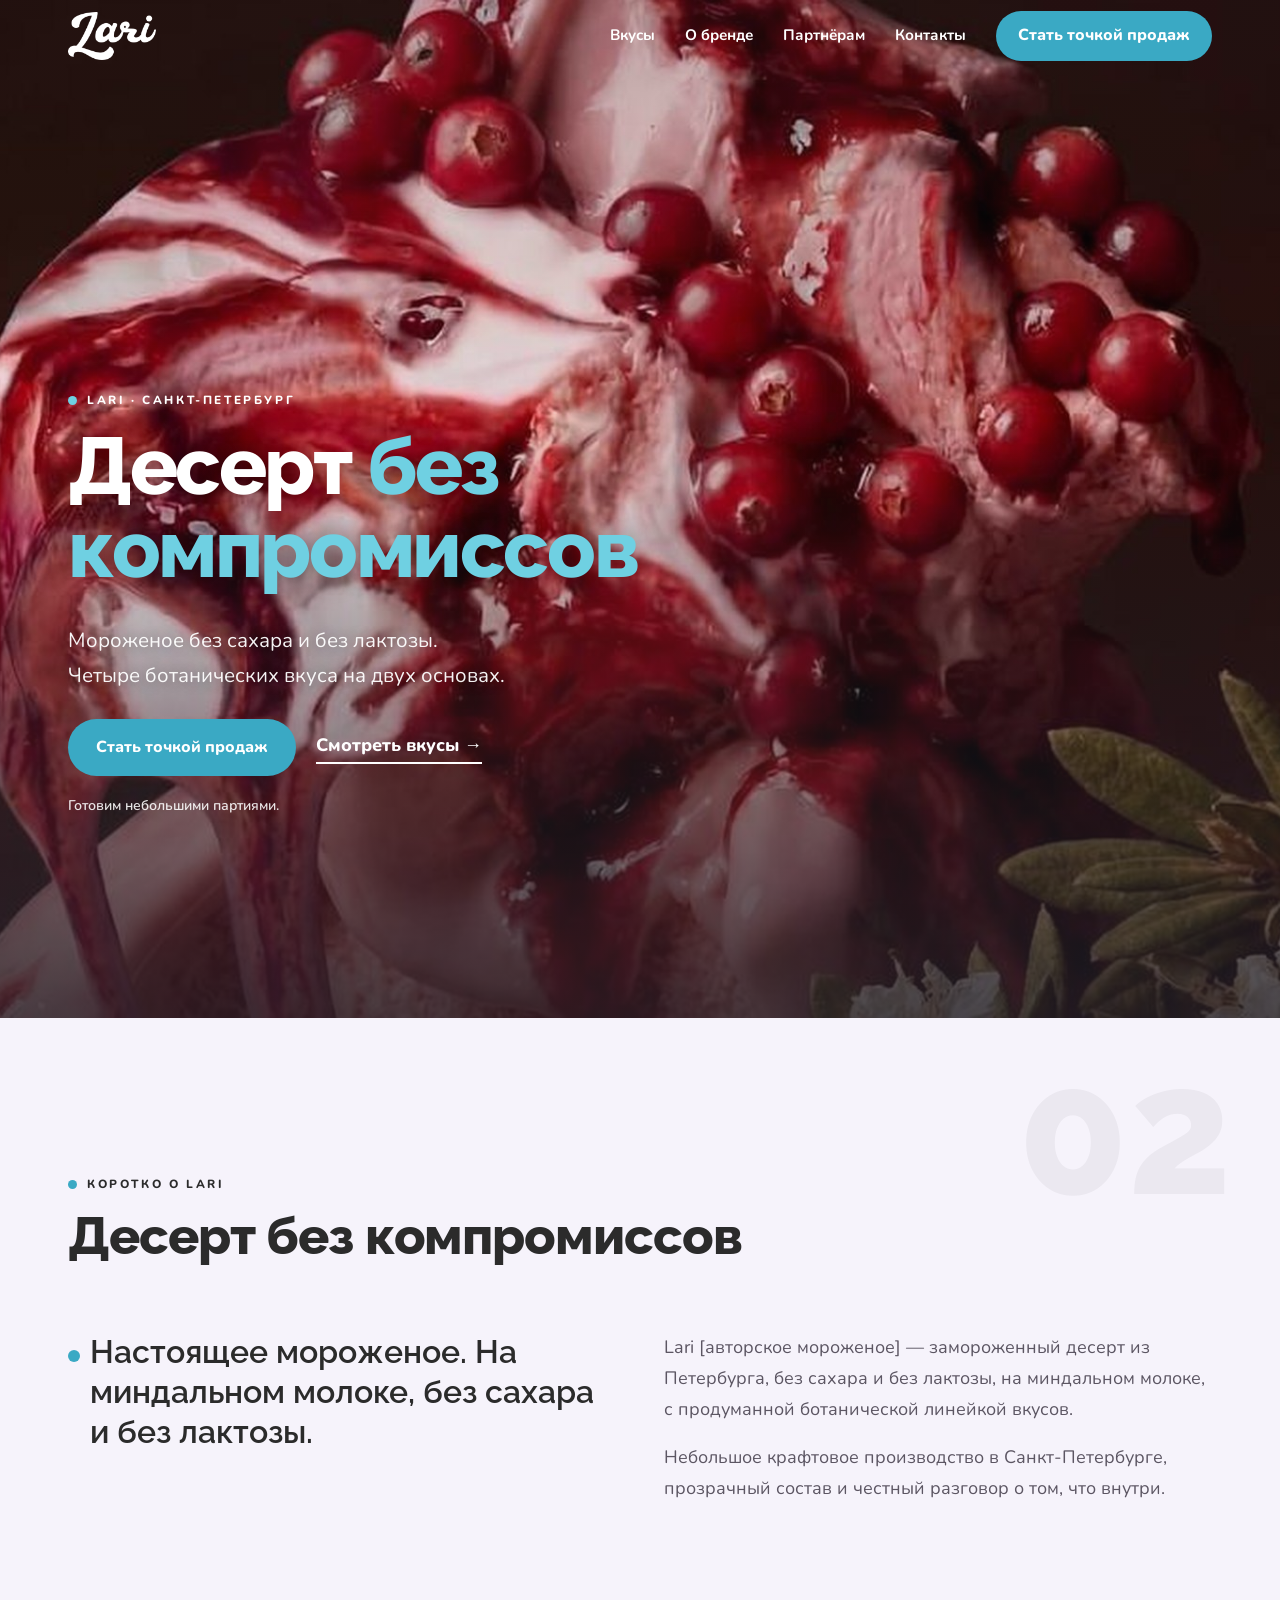
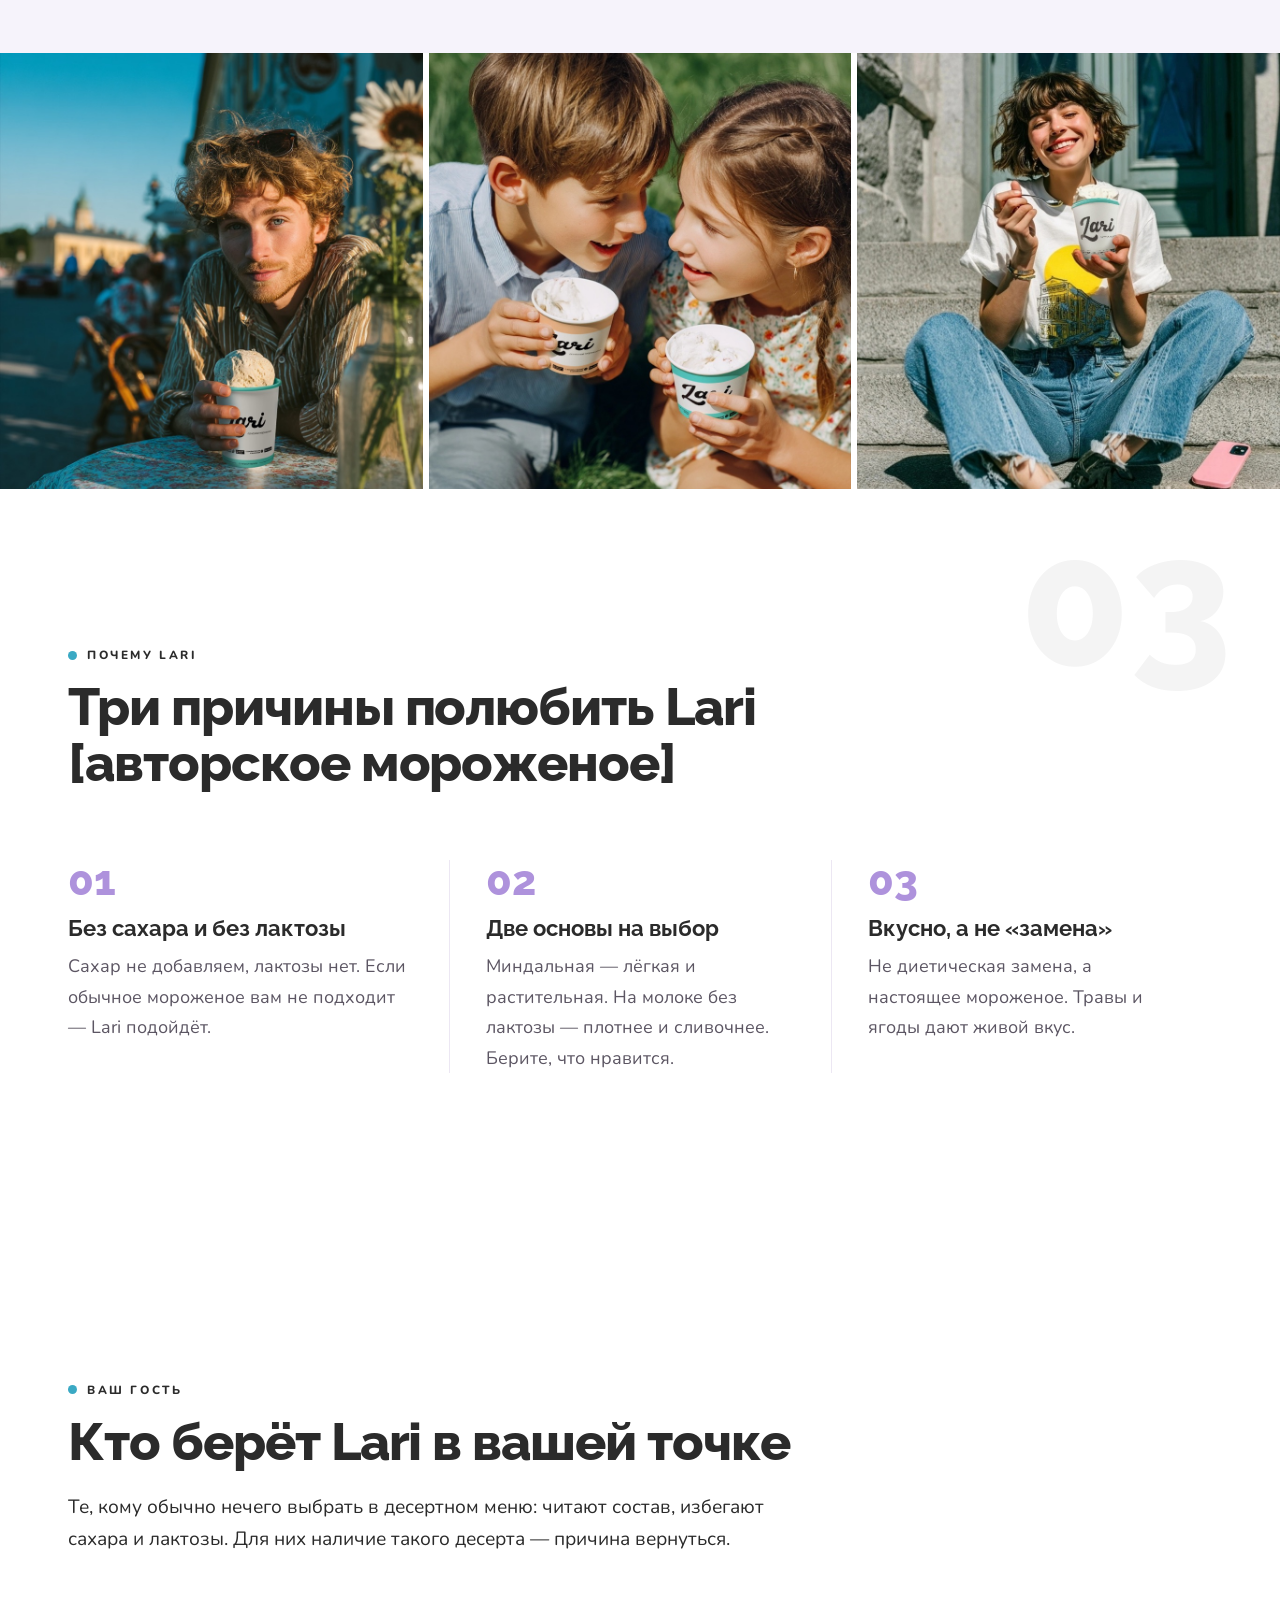
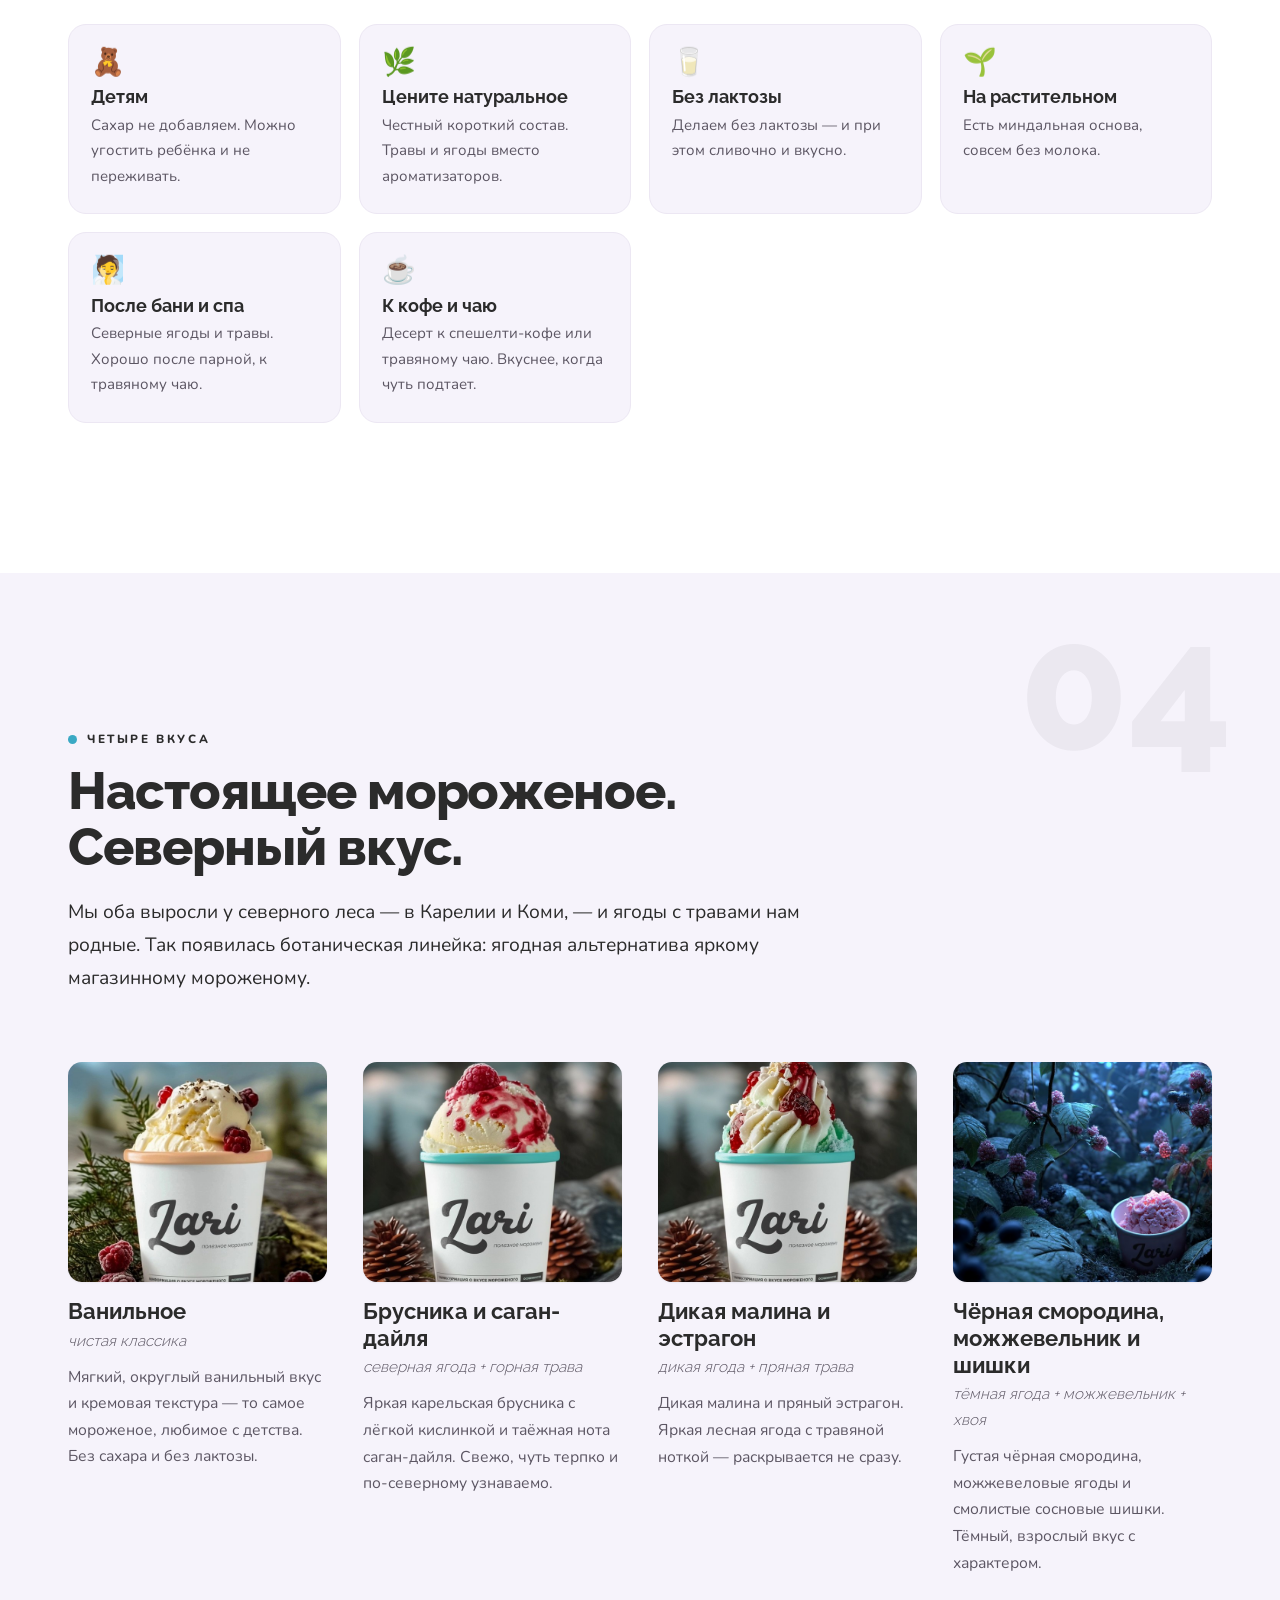
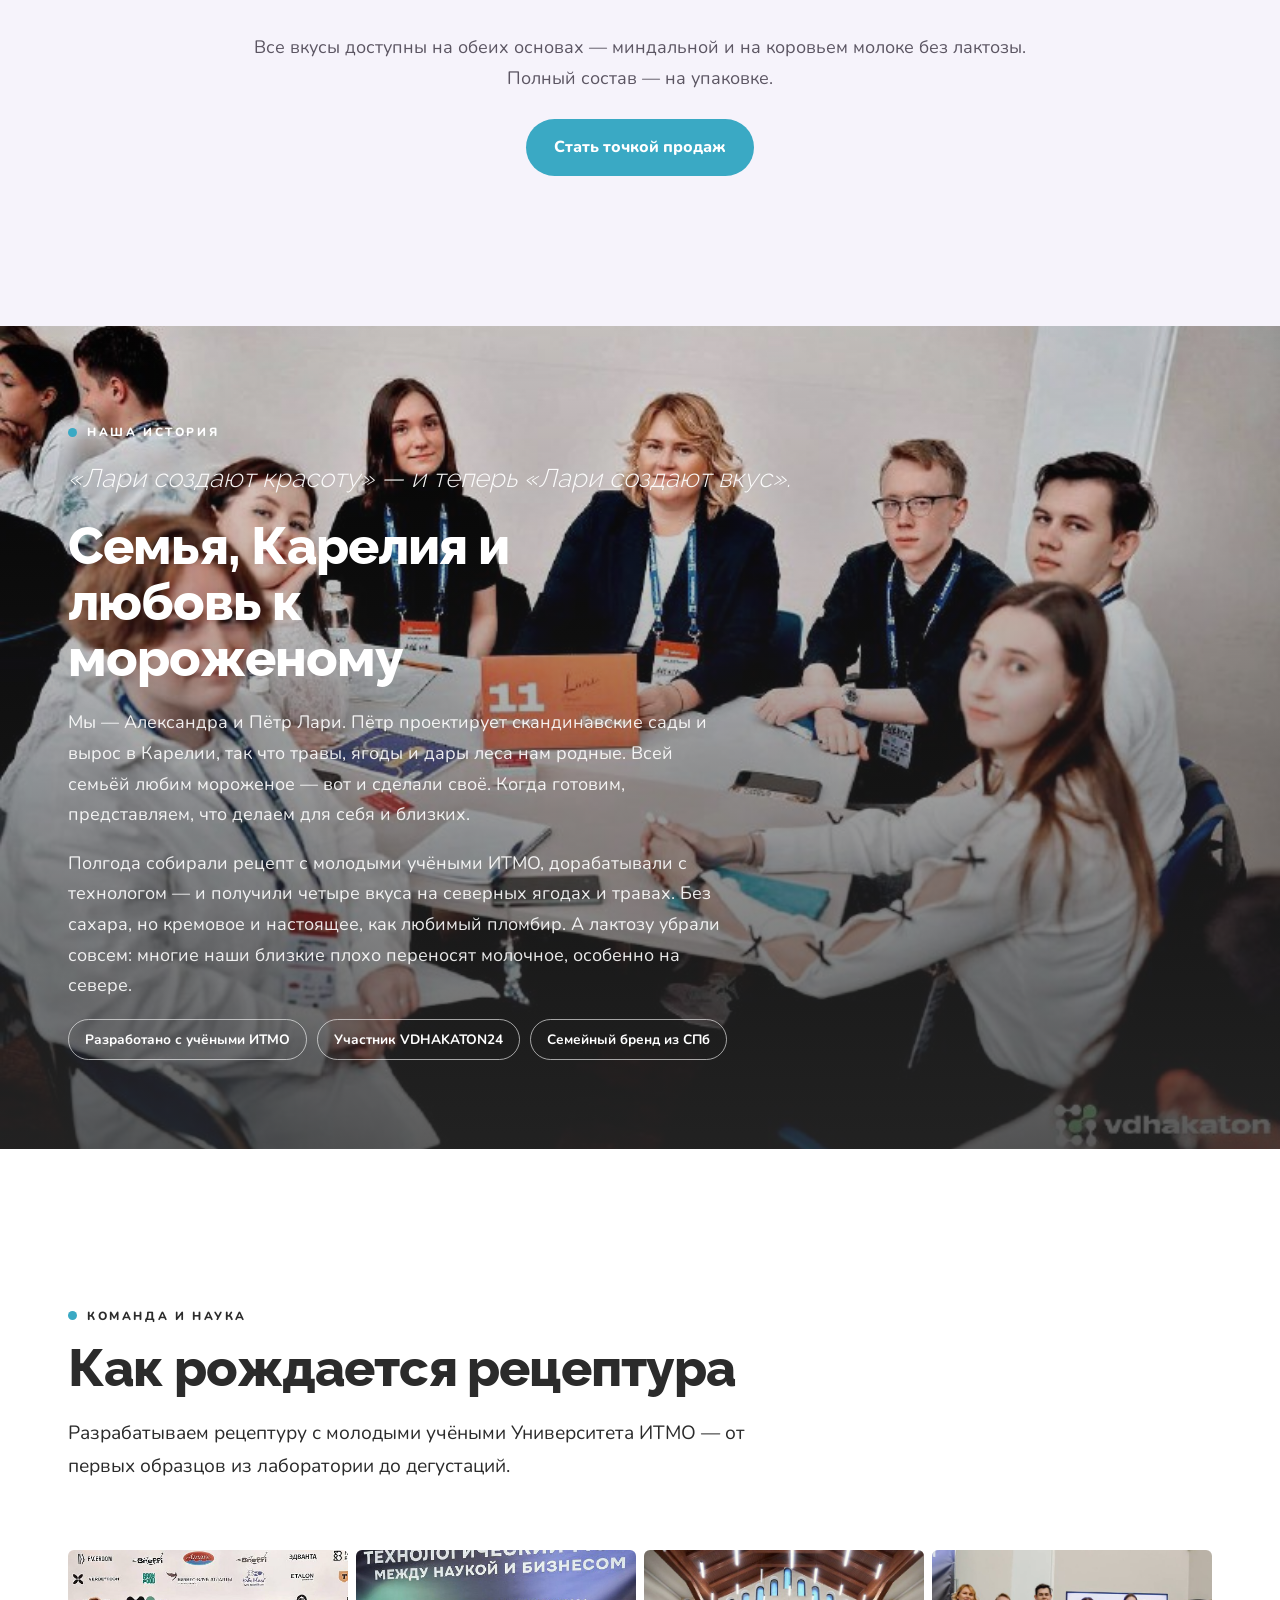
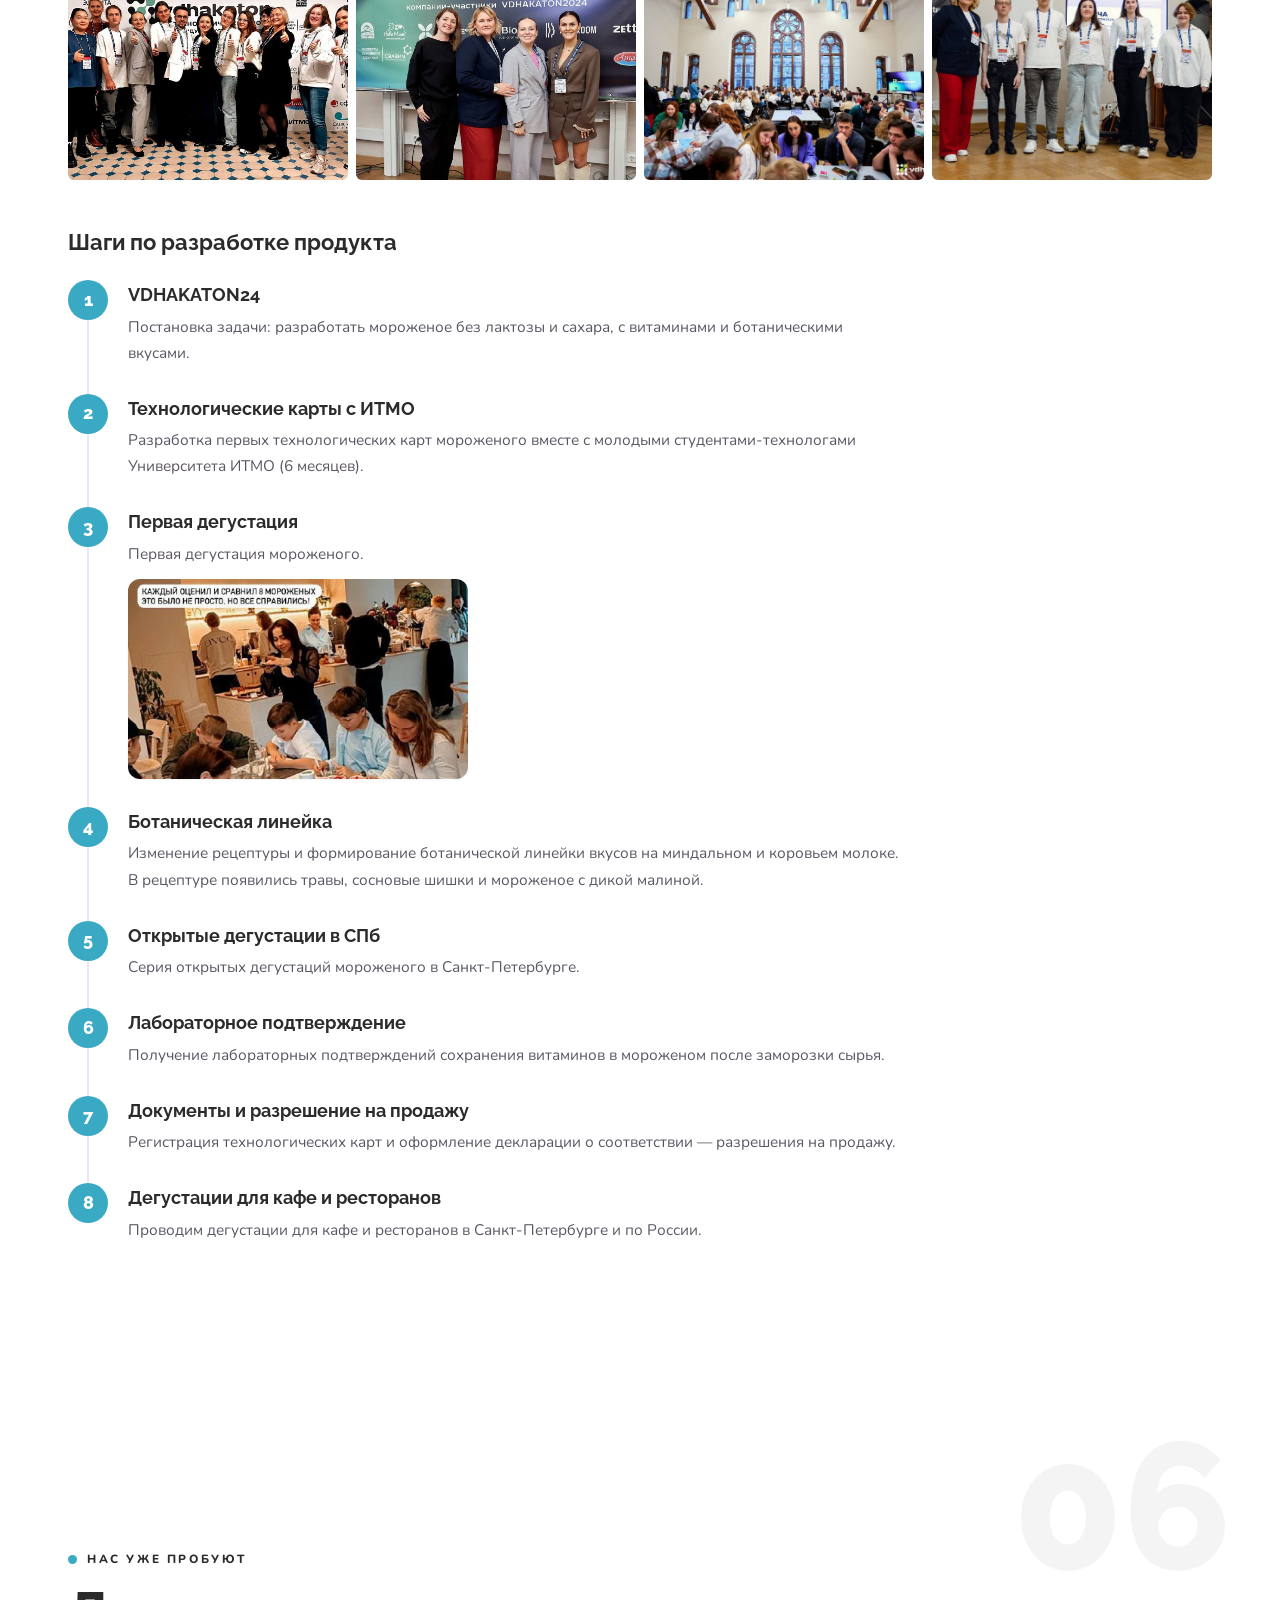
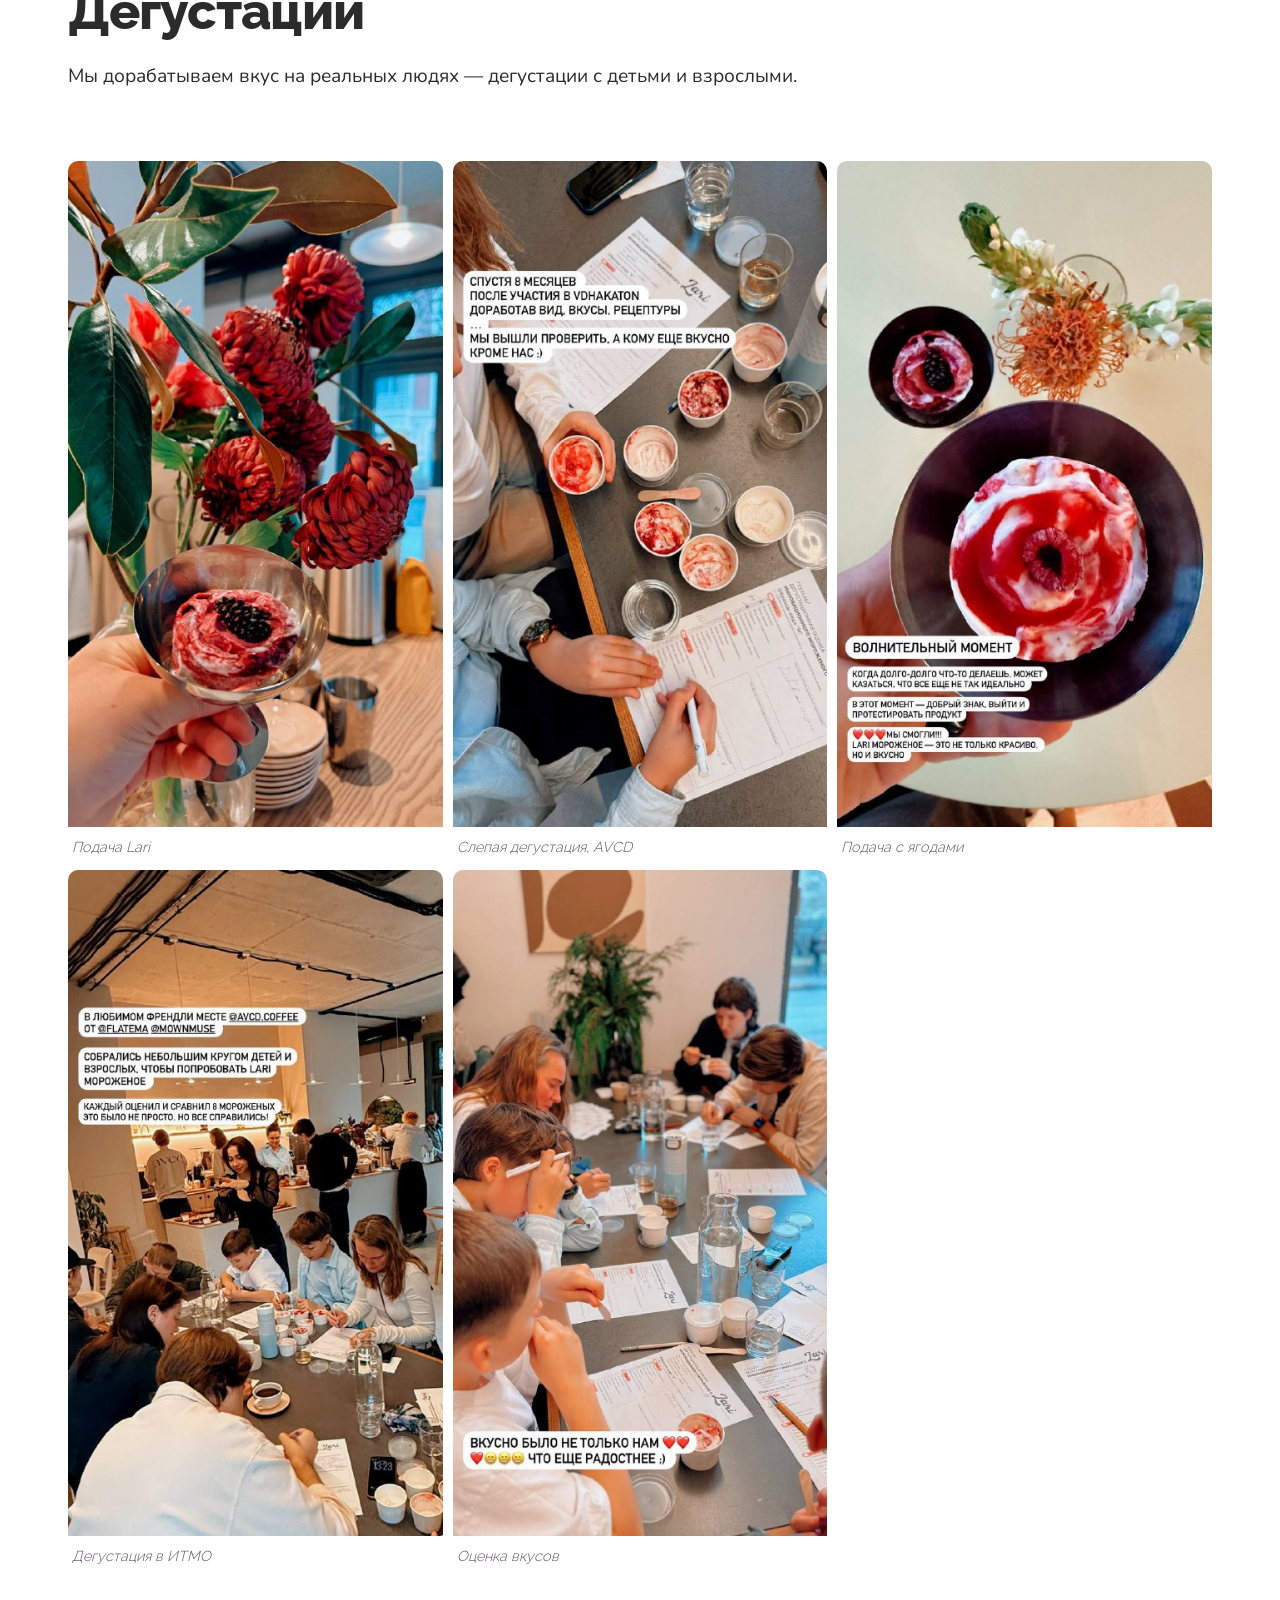
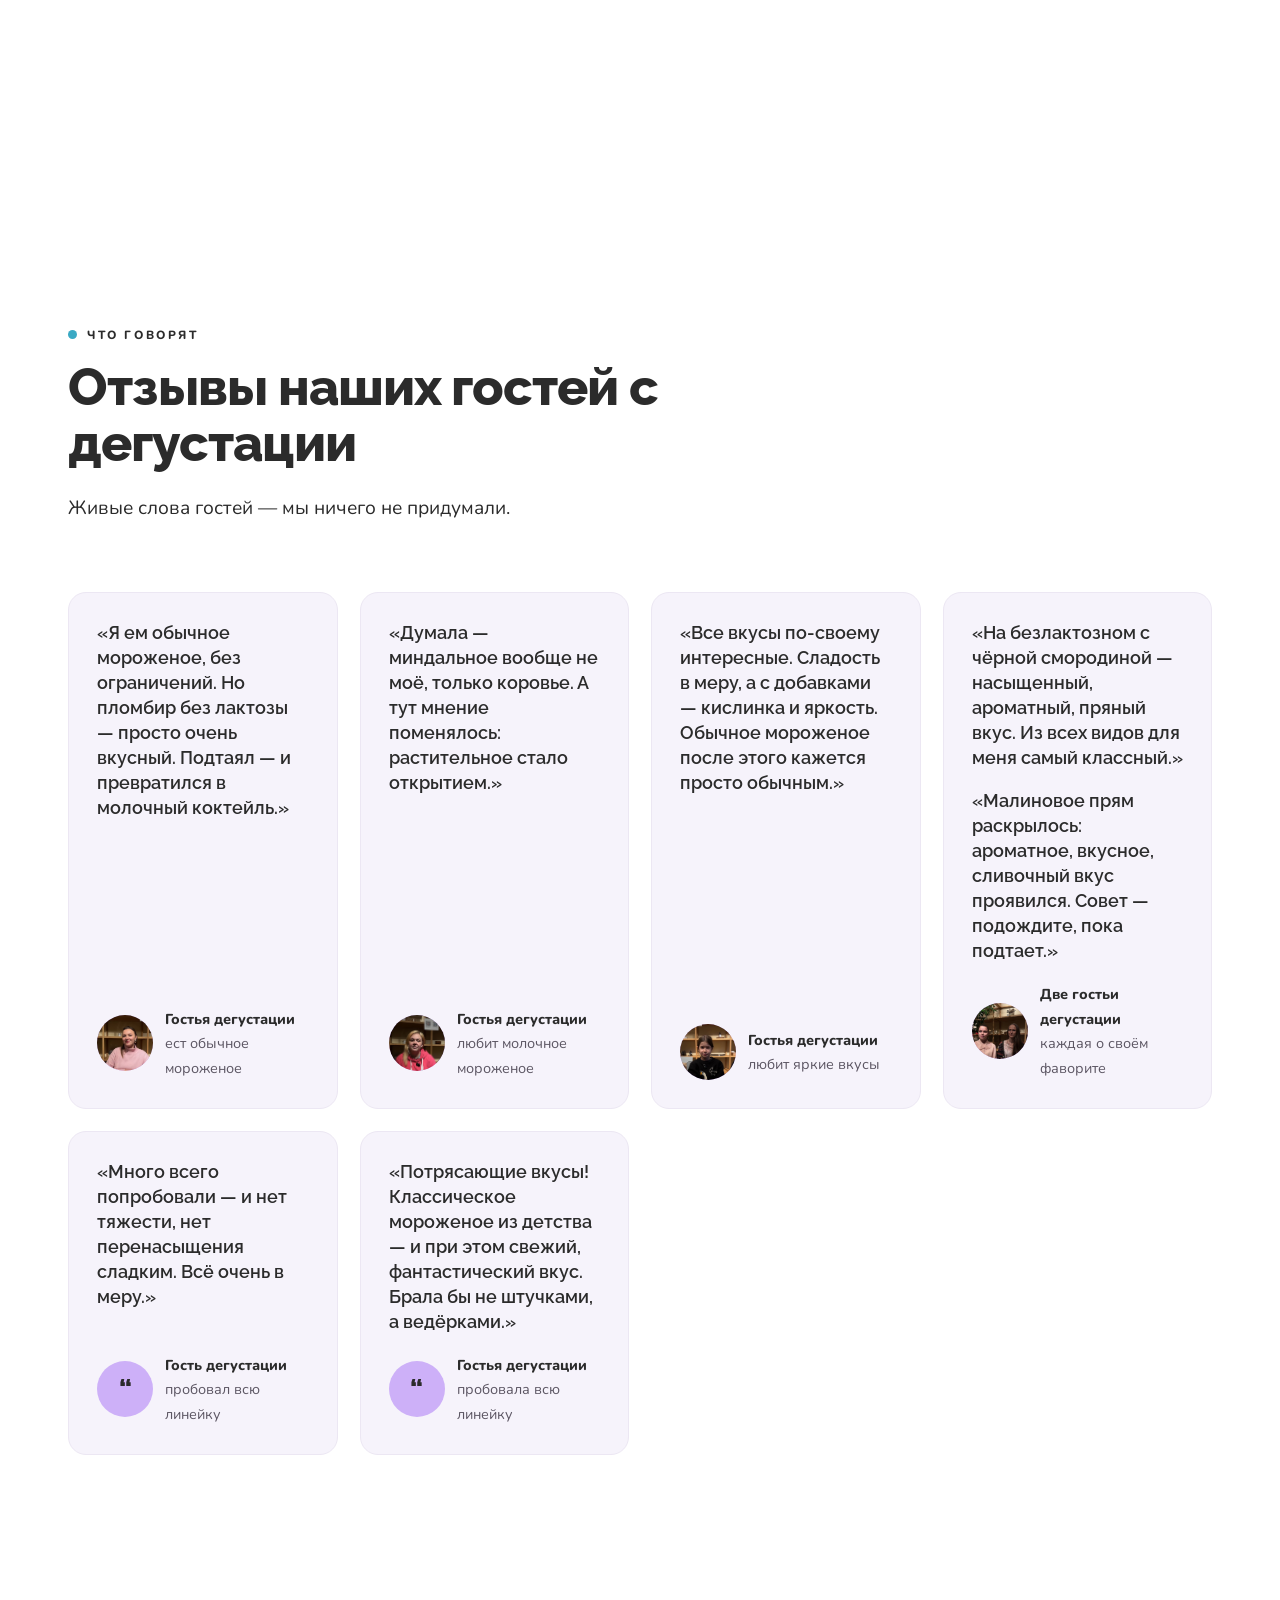
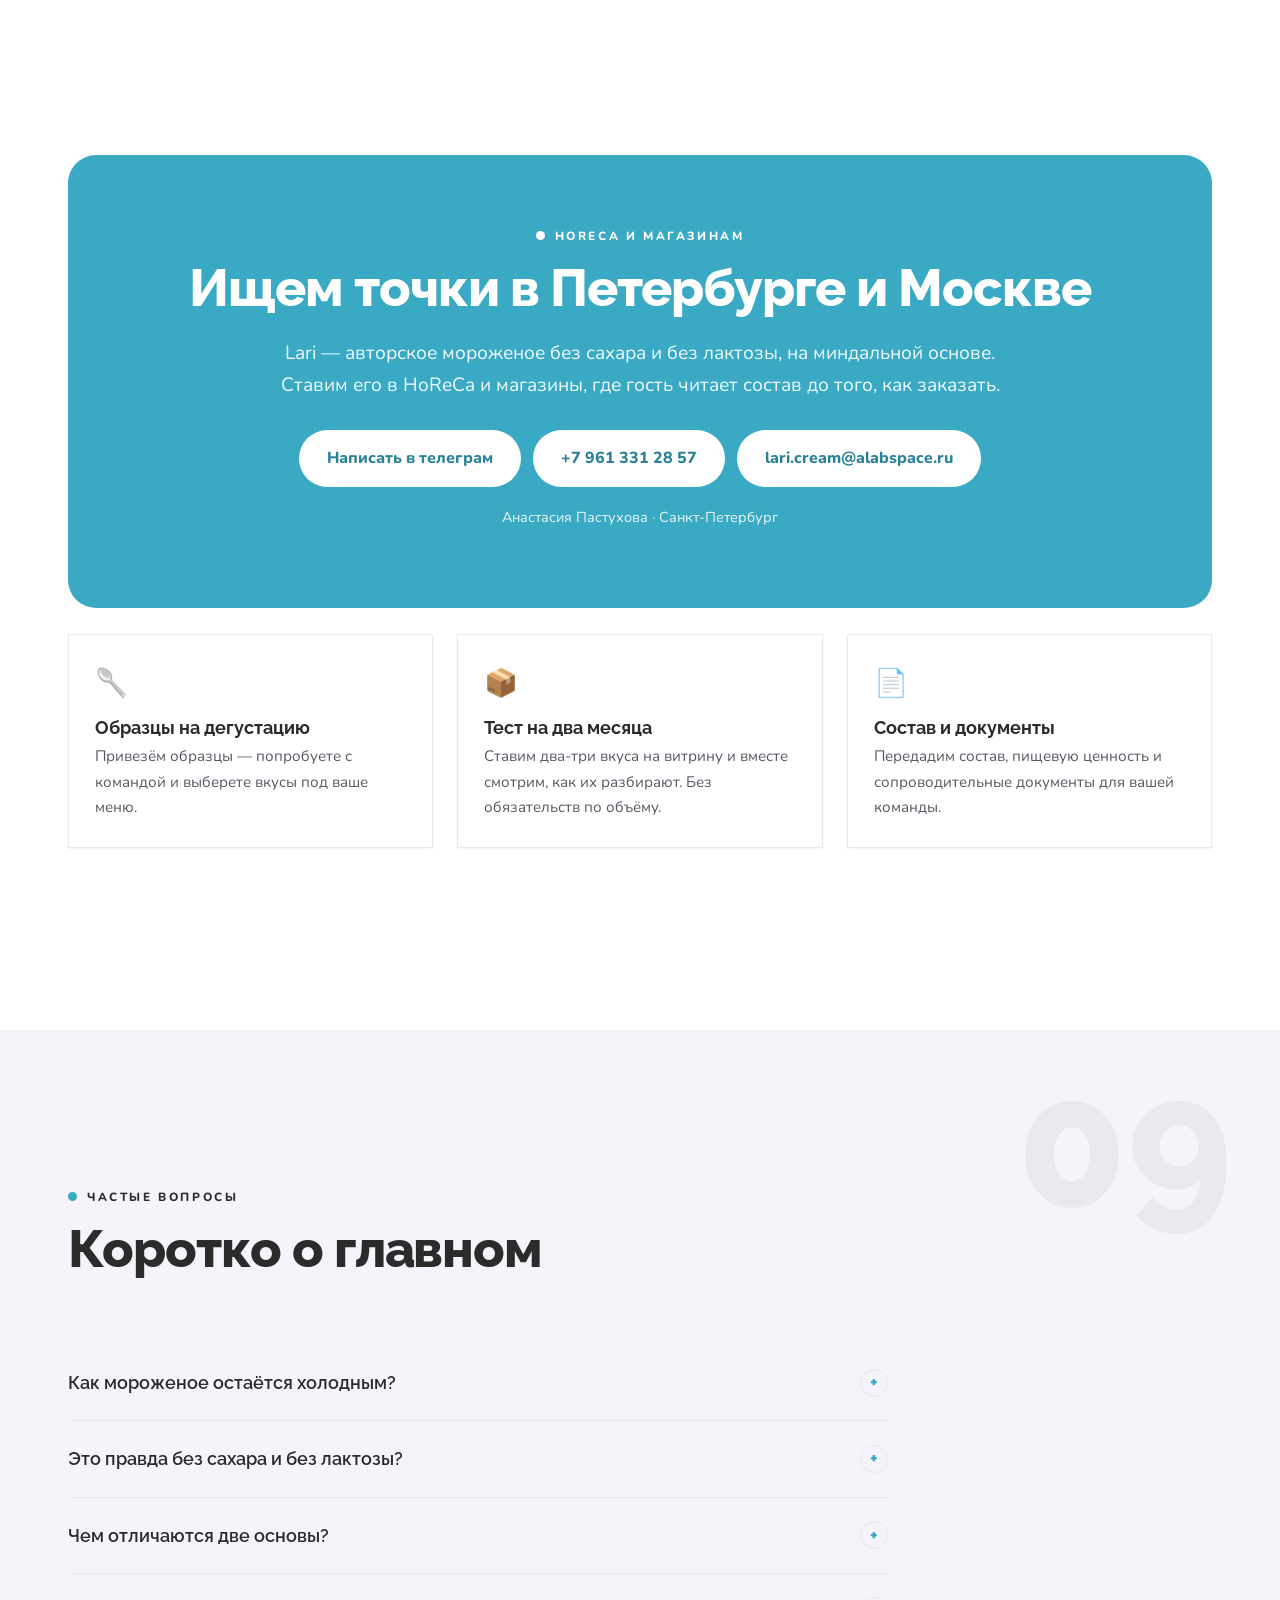
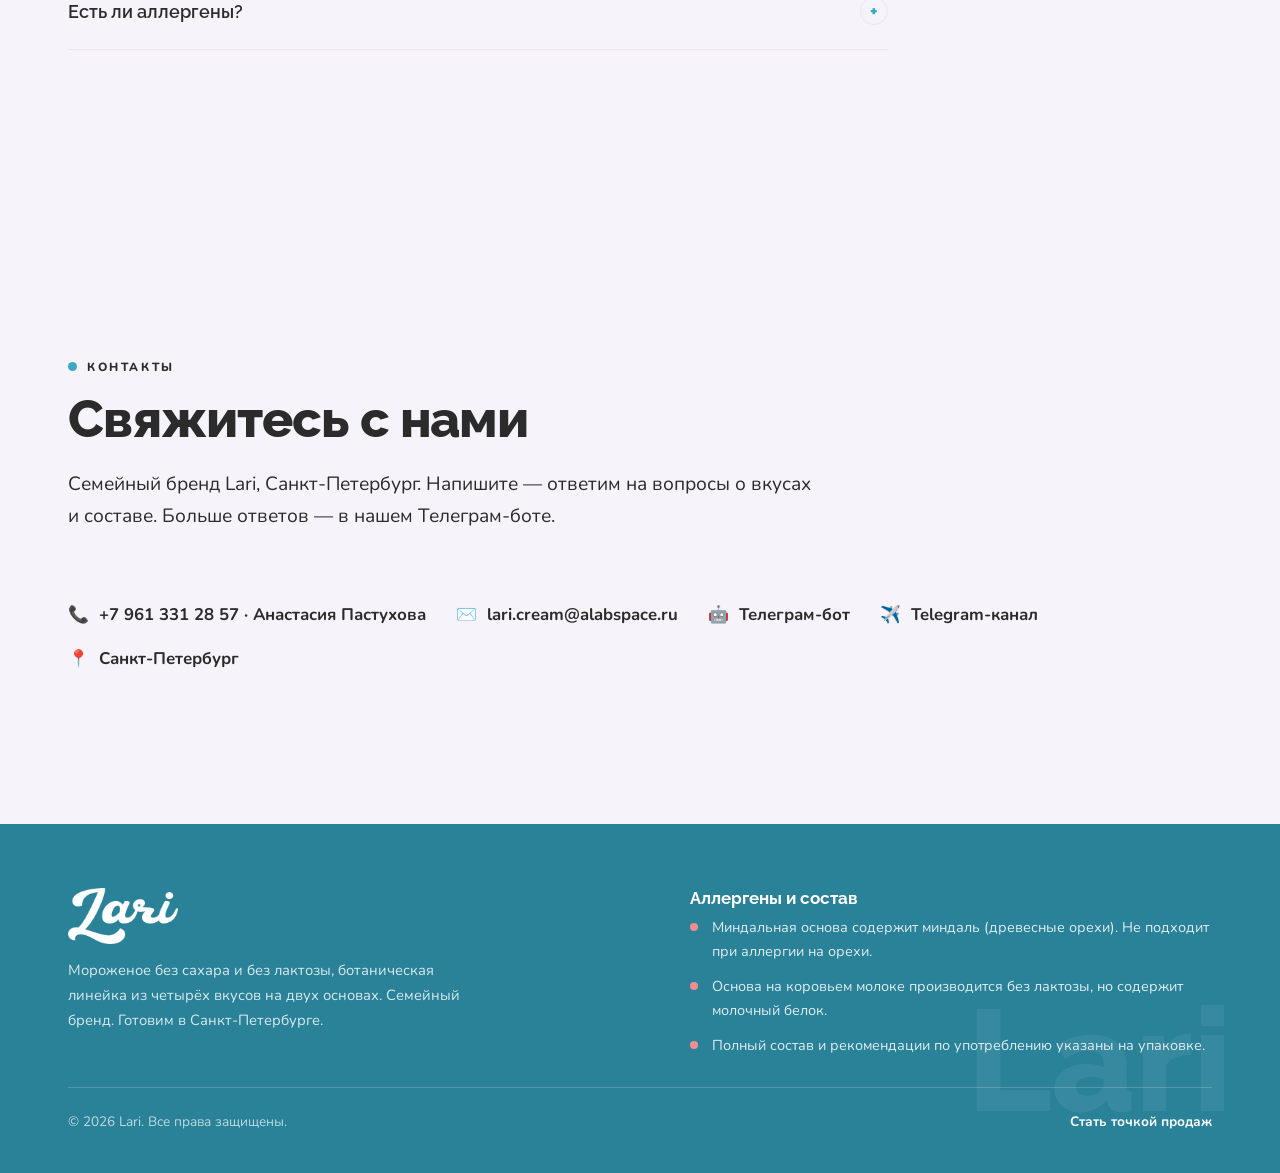
<file: index.html>
<!DOCTYPE html>
<html lang="ru">
<head>
  <meta charset="UTF-8" />
  <meta name="viewport" content="width=device-width, initial-scale=1.0" />
  <title>Lari — домашнее мороженое без сахара и без лактозы</title>
  <meta name="description" content="Lari — домашнее мороженое без сахара и без лактозы на двух основах. Ботаническая линейка из четырёх вкусов. Готовим в Санкт-Петербурге небольшими партиями." />
  <meta name="theme-color" content="#1f9e8d" />
  <meta property="og:type" content="website" />
  <meta property="og:locale" content="ru_RU" />
  <meta property="og:site_name" content="Lari" />
  <meta property="og:title" content="Lari — домашнее мороженое без сахара и без лактозы" />
  <meta property="og:description" content="Ботаническая линейка из четырёх вкусов на двух основах. Десерт без компромиссов. Готовим в Санкт-Петербурге." />
  <meta property="twitter:card" content="summary_large_image" />
  <meta property="twitter:title" content="Lari — домашнее мороженое без сахара и без лактозы" />
  <meta property="twitter:description" content="Ботаническая линейка из четырёх вкусов на двух основах. Десерт без компромиссов. Готовим в Санкт-Петербурге." />
  <meta property="twitter:image" content="https://lari-icecream.ru/assets/og-image.jpg" />

  <meta property="og:url" content="https://lari-icecream.ru/" />
  <meta property="og:image" content="https://lari-icecream.ru/assets/og-image.jpg" />
  <meta property="og:image:width" content="1200" />
  <meta property="og:image:height" content="630" />
  <meta property="og:image:alt" content="Мороженое Lari — без сахара и без лактозы" />

  <link rel="canonical" href="https://lari-icecream.ru/" />
  <link rel="icon" href="favicon.ico" sizes="any" />
  <link rel="icon" type="image/png" sizes="32x32" href="favicon-32.png" />
  <link rel="apple-touch-icon" href="apple-touch-icon.png" />

  <script type="application/ld+json">
  {
    "@context": "https://schema.org",
    "@graph": [
      {
        "@type": "Organization",
        "@id": "https://lari-icecream.ru/#org",
        "name": "Lari",
        "url": "https://lari-icecream.ru/",
        "logo": "https://lari-icecream.ru/assets/lari-logo-dark.png",
        "image": "https://lari-icecream.ru/assets/og-image.jpg",
        "description": "Мороженое без сахара и без лактозы на двух основах (миндальной и на коровьем молоке без лактозы). Ботаническая линейка из четырёх вкусов. Санкт-Петербург.",
        "address": {
          "@type": "PostalAddress",
          "addressLocality": "Санкт-Петербург",
          "addressCountry": "RU"
        },
        "sameAs": [
          "https://t.me/larifamily_icecream"
        ]
      },
      {
        "@type": "WebSite",
        "@id": "https://lari-icecream.ru/#website",
        "url": "https://lari-icecream.ru/",
        "name": "Lari",
        "inLanguage": "ru-RU",
        "publisher": { "@id": "https://lari-icecream.ru/#org" }
      }
    ]
  }
  </script>

  <style>
    @font-face { font-family:'Raleway'; src:url('fonts/Raleway.ttf') format('truetype'); font-weight:100 900; font-display:swap; }
    @font-face { font-family:'Nunito'; src:url('fonts/Nunito.ttf') format('truetype'); font-weight:200 900; font-display:swap; }

    :root{
      --white:#ffffff; --snow:#f6f3fb;
      --graphite:#2b2b2b; --graphite-soft:#5c5663;
      --mint:#3aa9c4; --mint-light:#6fd0e2; --mint-deep:#2a8299;
      --lilac:#ae92dc; --lilac-soft:#cdb0f8;
      --coral:#f48d90; --coral-deep:#e0686d;
      --hairline:#ece7f3;
      --maxw:1240px;
      --font:'Nunito',-apple-system,BlinkMacSystemFont,"Segoe UI",Roboto,Arial,sans-serif;
      --head:'Raleway','Nunito',-apple-system,"Segoe UI",Arial,sans-serif;
      --shadow-soft:0 1px 2px rgba(43,43,43,.06);
      --shadow-photo:0 20px 50px rgba(43,43,43,.10);
    }
    *{box-sizing:border-box;}
    html{scroll-behavior:smooth;}
    body{margin:0;font-family:var(--font);color:var(--graphite);background:var(--white);
      font-size:18px;line-height:1.7;-webkit-font-smoothing:antialiased;text-rendering:optimizeLegibility;}
    img{max-width:100%;display:block;}
    a{color:inherit;}
    .wrap{width:100%;max-width:var(--maxw);margin:0 auto;padding:0 48px;}
    h1,h2,h3{font-family:var(--head);color:var(--graphite);margin:0 0 .4em;}
    h1{font-size:clamp(2.6rem,7vw,5rem);font-weight:800;line-height:1.04;letter-spacing:-.03em;}
    h2{font-size:clamp(2rem,4.5vw,3.25rem);font-weight:800;line-height:1.08;letter-spacing:-.02em;}
    h3{font-size:1.4rem;font-weight:700;line-height:1.2;}
    p{margin:0 0 1em;color:var(--graphite-soft);}
    .lead{font-size:1.2rem;color:var(--graphite);max-width:62ch;}

    /* Eyebrow + berry dot */
    .eyebrow{display:inline-flex;align-items:center;font-family:var(--font);font-size:.74rem;font-weight:800;
      letter-spacing:.22em;text-transform:uppercase;color:var(--graphite);margin-bottom:14px;}
    .dot{display:inline-block;width:9px;height:9px;border-radius:50%;background:var(--mint);margin-right:10px;flex:0 0 auto;}
    .dot--coral{background:var(--coral);} .dot--lilac{background:var(--lilac);} .dot--dlilac{background:#8a6fc3;}
    .dot--mint{background:var(--mint);}

    /* Buttons */
    .btn{display:inline-flex;align-items:center;justify-content:center;gap:8px;font-family:var(--font);
      font-size:1rem;font-weight:800;border:none;border-radius:999px;padding:15px 28px;cursor:pointer;
      text-decoration:none;transition:transform .15s ease,background .15s ease;}
    .btn-primary{background:var(--mint);color:var(--white);}
    .btn-primary:hover{background:var(--mint-deep);transform:translateY(-2px);}
    .btn-white{background:var(--white);color:var(--mint-deep);}
    .btn-white:hover{transform:translateY(-2px);}
    .link-arrow{font-weight:800;color:var(--mint-deep);text-decoration:none;border-bottom:2px solid var(--mint);padding-bottom:2px;}
    .link-arrow:hover{color:var(--mint);}
    a:focus-visible,button:focus-visible,summary:focus-visible{outline:2px solid var(--coral);outline-offset:3px;border-radius:6px;}

    /* Sections */
    section{position:relative;padding:clamp(72px,12vw,150px) 0;}
    .snow{background:var(--snow);}
    .wm{position:absolute;font-family:var(--head);font-weight:800;font-size:clamp(80px,14vw,190px);
      line-height:1;color:rgba(43,43,43,.05);top:24px;right:48px;z-index:0;pointer-events:none;user-select:none;}
    .wrap > *{position:relative;z-index:1;}
    .section-head{max-width:760px;margin-bottom:clamp(40px,6vw,68px);}
    .section-head .lead{margin-bottom:0;}

    /* Header */
    .site-header{position:fixed;top:0;left:0;right:0;z-index:100;transition:background .2s ease,box-shadow .2s ease,height .2s ease;}
    .site-header.scrolled{background:var(--white);border-bottom:1px solid var(--hairline);}
    .header-inner{display:flex;align-items:center;justify-content:space-between;height:72px;}
    .logo-img{height:48px;width:auto;display:block;}
    .logo-light{display:none;}
    @media (min-width:901px){
      .site-header:not(.scrolled) .logo-dark{display:none;}
      .site-header:not(.scrolled) .logo-light{display:block;}
      .site-header:not(.scrolled) .nav a.navlink{color:#fff;}
    }
    .nav{display:flex;align-items:center;gap:30px;}
    .nav a.navlink{text-decoration:none;font-weight:700;font-size:.95rem;color:var(--graphite);transition:color .15s;}
    .nav a.navlink:hover{color:var(--mint);}
    .menu-toggle{display:none;background:none;border:1.5px solid var(--hairline);border-radius:10px;width:44px;height:44px;font-size:1.3rem;cursor:pointer;color:var(--mint-deep);}

    /* Hero — full-bleed image + overlay */
    .hero{position:relative;min-height:100vh;display:flex;align-items:flex-end;overflow:hidden;}
    .hero-bg{position:absolute;inset:0;width:100%;height:100%;object-fit:cover;z-index:0;}
    .hero-overlay{position:absolute;inset:0;z-index:1;background:linear-gradient(180deg,rgba(33,30,38,.22) 0%,rgba(33,30,38,.06) 42%,rgba(33,30,38,.80) 100%);}
    .hero-content{position:relative;z-index:2;color:#fff;width:100%;margin-top:auto;padding-top:clamp(180px,26vh,260px);padding-bottom:clamp(30px,4vh,56px);}
    .hero-content .eyebrow{color:#fff;}
    .hero-content .eyebrow .dot{background:var(--mint-light);}
    .hero-content h1{color:#fff;max-width:18ch;text-shadow:0 2px 24px rgba(0,0,0,.30);}
    .hero-content h1 .mint{color:var(--mint-light);}
    .hero-sub{color:rgba(255,255,255,.95);font-size:clamp(1.05rem,1.6vw,1.3rem);max-width:48ch;text-shadow:0 1px 14px rgba(0,0,0,.35);}
    .hero-cta{display:flex;flex-wrap:wrap;align-items:center;gap:20px;margin-top:26px;}
    .hero-cta .link-arrow{color:#fff;border-bottom-color:#fff;}
    .hero-cta .link-arrow:hover{color:var(--mint-light);border-bottom-color:var(--mint-light);}
    .scarce{color:#fff;opacity:.88;font-weight:600;font-size:.88rem;margin-top:18px;}

    /* Essence */
    .pullquote{font-family:var(--head);font-weight:600;font-size:clamp(1.4rem,2.6vw,2rem);color:var(--graphite);line-height:1.25;display:flex;align-items:flex-start;}
    .pullquote .dot{margin-top:.55em;width:12px;height:12px;}
    .essence-grid{display:grid;grid-template-columns:1fr 1fr;gap:48px;align-items:start;}
    .essence-grid .col p:last-child{margin-bottom:0;}

    /* Values */
    .values-grid{display:grid;grid-template-columns:repeat(3,1fr);gap:0;}
    .value{padding:0 36px;border-left:1px solid var(--hairline);}
    .value:first-child{padding-left:0;border-left:none;}
    .value .num{font-family:var(--head);font-weight:800;font-size:2.6rem;color:var(--lilac);line-height:1;margin-bottom:14px;}
    .value p:last-child{margin-bottom:0;}

    /* Flavors */
    .flavors-grid{display:grid;grid-template-columns:repeat(4,1fr);gap:36px;}
    /* Баночка вкуса (улучшенный CSS-рендер, product-grid как у frambini) */
    .jar{width:154px;margin:0 auto 22px;display:flex;flex-direction:column;align-items:center;position:relative;}
    .jar::after{content:"";position:absolute;left:16%;right:16%;bottom:-9px;height:13px;border-radius:50%;background:rgba(43,43,43,.16);filter:blur(7px);z-index:0;}
    .jar-scoop{position:relative;width:90px;height:62px;border-radius:50% 50% 44% 44%/64% 64% 40% 40%;background:var(--scoop);
      box-shadow:inset -10px -12px 20px rgba(0,0,0,.13),inset 8px 8px 13px rgba(255,255,255,.32),0 3px 8px rgba(43,43,43,.10);margin-bottom:-11px;z-index:1;}
    .jar-scoop::before{content:"";position:absolute;top:11px;left:19px;width:20px;height:11px;border-radius:50%;background:rgba(255,255,255,.55);filter:blur(1px);}
    .jar-lid{width:130px;height:19px;border-radius:12px;background:linear-gradient(180deg,var(--mint-light),var(--mint));
      box-shadow:0 3px 8px rgba(43,43,43,.18),inset 0 -3px 5px rgba(0,0,0,.14),inset 0 2px 3px rgba(255,255,255,.4);z-index:2;}
    .jar-cup{width:120px;height:94px;margin-top:-1px;border:1px solid var(--hairline);border-top:none;
      background:linear-gradient(90deg,#ece9f2 0%,#ffffff 22%,#ffffff 76%,#e8e5ef 100%);
      clip-path:polygon(6% 0,94% 0,99% 100%,1% 100%);display:flex;flex-direction:column;align-items:center;justify-content:center;gap:8px;z-index:1;
      box-shadow:0 14px 26px rgba(43,43,43,.08);}
    .jar-name{font-family:var(--head);font-style:italic;font-weight:800;font-size:1.2rem;color:var(--graphite);line-height:1;}
    .jar-bar{width:48px;height:5px;border-radius:3px;background:var(--c);}
    .jar--vanilla{--scoop:linear-gradient(160deg,#fff6dd,#efd9a8);--c:var(--mint);}
    .jar--cowberry{--scoop:linear-gradient(160deg,#f0b3ac,#a83242);--c:var(--coral);}
    .jar--raspberry{--scoop:linear-gradient(160deg,#f0bcd6,#b03a6e);--c:var(--lilac);}
    .jar--currant{--scoop:linear-gradient(160deg,#9a7fb0,#3a2748);--c:#8a6fc3;}
    .flavor-img{width:100%;height:220px;object-fit:cover;border-radius:14px;margin-bottom:16px;box-shadow:var(--shadow-soft);}
    .flavor h3{margin-bottom:.15em;}
    .flavor .plant{font-family:var(--head);font-style:italic;font-weight:300;color:var(--graphite-soft);font-size:.95rem;margin-bottom:.6em;}
    .flavor p{font-size:.98rem;}
    .comp{margin-top:10px;border-top:1px solid var(--hairline);padding-top:10px;}
    .comp summary{cursor:pointer;font-weight:800;font-size:.85rem;color:var(--mint-deep);list-style:none;}
    .comp summary::-webkit-details-marker{display:none;}
    .comp summary::before{content:"＋ ";color:var(--mint);}
    .comp[open] summary::before{content:"－ ";}
    .comp p{font-size:.84rem;margin:8px 0 0;}
    .bases{max-width:820px;margin:40px auto 0;}
    .bases > p{text-align:center;color:var(--graphite-soft);margin-bottom:16px;}
    .acc{border-top:1px solid var(--hairline);}
    .acc:last-child{border-bottom:1px solid var(--hairline);}
    .acc summary{cursor:pointer;list-style:none;padding:16px 4px;font-weight:700;}
    .acc summary::-webkit-details-marker{display:none;}
    .acc summary::before{content:"＋ ";color:var(--mint);}
    .acc[open] summary::before{content:"－ ";}
    .acc .acc-body{padding:0 4px 18px;font-size:.92rem;color:var(--graphite-soft);}

    /* Story full-bleed */
    .story{padding:0;}
    .story-band{position:relative;min-height:62vh;display:flex;align-items:flex-end;
      background-image:linear-gradient(180deg,rgba(43,43,43,.05),rgba(43,43,43,.78)),url('assets/photos/team-table.jpg');
      background-size:cover;background-position:center;}
    .story-inner{padding:clamp(40px,7vw,90px) 48px;max-width:var(--maxw);margin:0 auto;width:100%;color:var(--white);}
    .story-inner h2{color:var(--white);max-width:18ch;}
    .story-inner .motto{font-family:var(--head);font-style:italic;font-weight:300;font-size:clamp(1.2rem,2.2vw,1.6rem);color:#fff;opacity:.95;margin-bottom:18px;}
    .story-chips{display:flex;flex-wrap:wrap;gap:10px;margin-top:8px;}
    .chip{border:1.5px solid rgba(255,255,255,.6);border-radius:999px;padding:8px 16px;font-weight:700;font-size:.85rem;color:#fff;}

    /* Tastings */
    .gallery{display:grid;grid-template-columns:repeat(4,1fr);grid-auto-rows:230px;gap:8px;margin-bottom:50px;}
    .gallery figure{position:relative;margin:0;overflow:hidden;border-radius:6px;height:100%;}
    .gallery figure.big{grid-column:span 2;grid-row:span 2;}
    /* Lifestyle people band */
    .life{padding:0;}
    .life-grid{display:grid;grid-template-columns:repeat(3,1fr);gap:6px;}
    .life-grid img{width:100%;height:clamp(260px,34vw,440px);object-fit:cover;}
    .gallery img{width:100%;height:100%;object-fit:cover;transition:transform .4s ease,filter .3s ease;min-height:200px;}
    .gallery figure:hover img{transform:scale(1.04);filter:brightness(.82);}
    .gallery figcaption{position:absolute;left:14px;bottom:12px;color:#fff;font-family:var(--head);font-style:italic;font-weight:300;font-size:.95rem;opacity:0;transition:opacity .3s ease;text-shadow:0 1px 4px rgba(0,0,0,.5);}
    .gallery figure:hover figcaption{opacity:1;}
    /* Дегустации: показываем фото целиком, без обрезки лиц; подписи всегда видны */
    #tastings .gallery{display:block;column-count:3;column-gap:10px;}
    #tastings .gallery figure{break-inside:avoid;height:auto;margin:0 0 10px;border-radius:10px;}
    #tastings .gallery figure.big{grid-column:auto;grid-row:auto;}
    #tastings .gallery img{height:auto;min-height:0;object-fit:contain;}
    #tastings .gallery figcaption{position:static;opacity:1;color:var(--graphite-soft);text-shadow:none;padding:8px 4px 0;font-size:.9rem;}
    @media (max-width:900px){#tastings .gallery{column-count:2;}}
    @media (max-width:560px){#tastings .gallery{column-count:1;}}
    .timeline{display:flex;flex-wrap:wrap;gap:20px;align-items:flex-start;border-top:2px solid var(--mint);padding-top:24px;}
    .tl-node{flex:1 1 140px;position:relative;}
    .tl-node::before{content:"";position:absolute;top:-31px;left:0;width:12px;height:12px;border-radius:50%;background:var(--mint);}
    .tl-node span{display:block;font-family:var(--head);font-weight:800;font-size:.8rem;text-transform:uppercase;letter-spacing:.06em;color:var(--graphite);}
    .dev-title{font-family:var(--head);font-size:1.35rem;margin:8px 0 24px;}
    .devsteps{list-style:none;margin:0;padding:0;max-width:840px;}
    .devsteps li{position:relative;padding:0 0 28px 60px;}
    .devsteps li:last-child{padding-bottom:0;}
    .ds-num{position:absolute;left:0;top:0;width:40px;height:40px;border-radius:50%;background:var(--mint);color:#fff;font-family:var(--head);font-weight:800;display:flex;align-items:center;justify-content:center;z-index:1;}
    .devsteps li:not(:last-child)::before{content:"";position:absolute;left:19px;top:40px;bottom:0;width:2px;background:var(--hairline);}
    .devsteps strong{font-family:var(--head);font-size:1.12rem;display:block;margin-bottom:3px;color:var(--graphite);}
    .devsteps p{margin:0;font-size:.96rem;color:var(--graphite-soft);}
    .ds-img{width:100%;max-width:340px;height:200px;object-fit:cover;border-radius:12px;margin-top:12px;box-shadow:var(--shadow-soft);}

    /* How */
    .steps{display:grid;grid-template-columns:repeat(3,1fr);gap:28px;}
    .step .num{font-family:var(--head);font-weight:800;font-size:2.4rem;color:var(--mint);line-height:1;}
    .step h3{font-size:1.15rem;margin:8px 0 .3em;}
    .step p{font-size:.95rem;margin:0;}
    .facts-row{display:flex;flex-wrap:wrap;gap:10px 16px;align-items:center;margin:34px 0 30px;font-weight:700;color:var(--graphite);}
    .facts-row .sep{width:6px;height:6px;border-radius:50%;background:var(--mint);display:inline-block;}

    /* Order */
    .order-panel{background:var(--mint);color:var(--white);border-radius:28px;padding:clamp(36px,5vw,64px);text-align:center;position:relative;overflow:hidden;}
    .order-panel h2{color:var(--white);}
    .order-panel .lead{color:rgba(255,255,255,.92);margin:0 auto;}
    .tariffs{display:grid;grid-template-columns:repeat(3,1fr);gap:18px;align-items:stretch;max-width:860px;margin:30px auto 24px;text-align:left;}
    .avail-links{display:flex;flex-wrap:wrap;gap:12px;justify-content:center;margin:28px 0 18px;}
    .avail-links .btn{margin:0;}
    .tariff{background:rgba(255,255,255,.12);border:1px solid rgba(255,255,255,.22);border-radius:18px;padding:24px;}
    .tariff.featured{background:var(--white);color:var(--graphite);border:none;padding:30px;position:relative;box-shadow:0 16px 40px rgba(0,0,0,.18);}
    .tariff .name{font-weight:700;margin-bottom:6px;}
    .tariff .amount{font-family:var(--head);font-weight:800;font-size:2.2rem;}
    .tariff.featured .amount{font-size:2.7rem;color:var(--mint-deep);}
    .tariff .old{text-decoration:line-through;opacity:.6;font-size:1.1rem;margin-left:8px;font-weight:700;}
    .tariff .sub{font-size:.9rem;opacity:.85;margin:6px 0 0;}
    .tariff.featured .sub{opacity:1;color:var(--graphite-soft);}
    .ribbon{position:absolute;top:-12px;right:20px;background:var(--coral);color:#fff;font-weight:800;font-size:.78rem;letter-spacing:.04em;padding:5px 14px;border-radius:999px;}
    .guarantee{font-size:.9rem;color:rgba(255,255,255,.9);margin-top:16px;}

    /* FAQ */
    .faq-list{max-width:820px;}
    .faq-item{border-bottom:1px solid var(--hairline);}
    .faq-item summary{cursor:pointer;list-style:none;display:flex;justify-content:space-between;gap:20px;align-items:center;
      padding:22px 0;font-family:var(--head);font-weight:600;font-size:1.15rem;color:var(--graphite);}
    .faq-item summary::-webkit-details-marker{display:none;}
    .faq-item .pm{flex:0 0 auto;width:28px;height:28px;border-radius:50%;border:1.5px solid var(--hairline);
      display:inline-flex;align-items:center;justify-content:center;font-weight:800;color:var(--mint);transition:transform .2s,border-color .2s,color .2s;}
    .faq-item[open] .pm{transform:rotate(45deg);border-color:var(--lilac);color:var(--lilac);}
    .faq-item .faq-body{padding:0 0 22px;font-size:1rem;max-width:64ch;}
    .faq-item .faq-body p{margin:0;}

    /* Partners + Contacts */
    .partner-grid{display:grid;grid-template-columns:repeat(3,1fr);gap:24px;margin:0 0 32px;}
    .partner-card{background:var(--white);border:1px solid var(--hairline);border-radius:var(--radius-md);padding:26px;box-shadow:var(--shadow-soft);}
    .partner-card .ic{font-size:1.7rem;}
    .partner-card h3{font-size:1.1rem;margin:10px 0 .3em;}
    .partner-card p{font-size:.95rem;margin:0;}
    .contacts-grid{display:flex;flex-wrap:wrap;gap:16px 30px;}
    .contact-item{display:inline-flex;align-items:center;gap:10px;font-weight:700;color:var(--graphite);text-decoration:none;font-size:1.05rem;}
    .contact-item:hover{color:var(--mint-deep);}

    /* Footer */
    .site-footer{background:var(--mint-deep);color:rgba(255,255,255,.9);padding:64px 0 40px;position:relative;overflow:hidden;}
    .footer-wm{position:absolute;right:48px;bottom:-10px;font-family:var(--head);font-weight:800;font-size:9rem;color:#fff;opacity:.06;pointer-events:none;}
    .footer-top{display:grid;grid-template-columns:1.1fr 1fr;gap:48px;padding-bottom:30px;border-bottom:1px solid rgba(255,255,255,.18);}
    .footer-logo{height:56px;margin-bottom:14px;}
    .footer-top p{color:rgba(255,255,255,.82);font-size:.92rem;max-width:46ch;}
    .site-footer h3{color:#fff;font-size:1.05rem;}
    .allergens{list-style:none;margin:0;padding:0;display:flex;flex-direction:column;gap:10px;}
    .allergens li{font-size:.9rem;color:rgba(255,255,255,.85);padding-left:22px;position:relative;}
    .allergens li::before{content:"";position:absolute;left:0;top:.55em;width:8px;height:8px;border-radius:50%;background:var(--coral);}
    .footer-bottom{display:flex;flex-wrap:wrap;justify-content:space-between;gap:12px;padding-top:22px;font-size:.85rem;color:rgba(255,255,255,.7);}
    .footer-bottom a{color:#fff;font-weight:700;text-decoration:none;}

    /* Audiences / who */
    .who-grid{display:grid;grid-template-columns:repeat(auto-fit,minmax(250px,1fr));gap:18px;}
    .who-card{background:var(--snow);border:1px solid var(--hairline);border-radius:18px;padding:24px 22px;transition:transform .15s ease,box-shadow .15s ease;}
    .who-card:hover{transform:translateY(-3px);box-shadow:var(--shadow-photo);}
    .who-ic{font-size:1.7rem;line-height:1;margin-bottom:10px;}
    .who-card h3{font-size:1.1rem;margin-bottom:.3em;}
    .who-card p{font-size:.94rem;margin:0;color:var(--graphite-soft);}

    /* Reviews / testimonials */
    .reviews-grid{display:grid;grid-template-columns:repeat(auto-fit,minmax(250px,1fr));gap:22px;}
    .review{margin:0;background:var(--snow);border:1px solid var(--hairline);border-radius:18px;padding:28px;display:flex;flex-direction:column;gap:18px;}
    .review blockquote{margin:0;font-family:var(--head);font-weight:600;font-size:1.1rem;line-height:1.42;color:var(--graphite);}
    .review figcaption{display:flex;align-items:center;gap:12px;font-size:.9rem;color:var(--graphite-soft);margin-top:auto;}
    .review .who-av{flex:0 0 auto;width:56px;height:56px;border-radius:50%;object-fit:cover;object-position:50% 28%;background:var(--lilac-soft);}
    .review .who-av--ph{display:flex;align-items:center;justify-content:center;font-family:var(--head);font-weight:800;font-size:1.7rem;line-height:1;color:var(--graphite);}
    .review figcaption b{color:var(--graphite);font-weight:800;display:block;}
    @media (max-width:900px){.reviews-grid{grid-template-columns:1fr;}}

    /* Mobile sticky CTA */
    .mobile-cta{display:none;}

    /* Responsive */
    @media (max-width:900px){
      .wrap{padding:0 24px;}
      .story-inner{padding-left:24px;padding-right:24px;}
      .hero{min-height:88vh;}
      .hero-grid{grid-template-columns:1fr;gap:34px;}
      .hero-visual{order:-1;}
      .hero-photo{max-width:320px;}
      .essence-grid{grid-template-columns:1fr;gap:20px;}
      .values-grid{grid-template-columns:1fr;}
      .value{padding:24px 0;border-left:none;border-top:1px solid var(--hairline);}
      .value:first-child{padding-top:0;border-top:none;}
      .flavors-grid{grid-template-columns:repeat(2,1fr);gap:28px;}
      .gallery{grid-template-columns:1fr 1fr;}
      .gallery figure.big{grid-row:span 1;grid-column:span 2;}
      .steps{grid-template-columns:repeat(2,1fr);}
      .tariffs{grid-template-columns:1fr;}
      .footer-top{grid-template-columns:1fr;}
      .nav{position:fixed;top:72px;left:0;right:0;flex-direction:column;align-items:stretch;gap:0;background:var(--white);
        border-bottom:1px solid var(--hairline);padding:8px 24px 18px;display:none;box-shadow:var(--shadow-soft);}
      .nav.open{display:flex;}
      .nav a.navlink{padding:14px 2px;border-bottom:1px solid var(--hairline);}
      .nav .btn{margin-top:12px;}
      .menu-toggle{display:inline-flex;align-items:center;justify-content:center;}
      .site-header{background:var(--white);border-bottom:1px solid var(--hairline);}
      body{padding-bottom:86px;}
      .mobile-cta{display:flex;position:fixed;left:14px;right:14px;bottom:14px;z-index:200;justify-content:center;
        align-items:center;text-decoration:none;font-weight:800;color:#fff;background:var(--mint);border-radius:999px;
        padding:15px 22px;box-shadow:0 10px 26px rgba(31,158,141,.4);}
    }
    @media (max-width:560px){
      body{font-size:16px;}
      .flavors-grid{grid-template-columns:1fr;}
      .gallery{grid-template-columns:1fr;}
      .gallery figure.big{grid-column:span 1;}
      .life-grid{grid-template-columns:1fr;}
      .steps{grid-template-columns:1fr;}
      .hero-cta{flex-direction:column;align-items:stretch;}
      .hero-cta .btn{width:100%;}
    }
    @media (prefers-reduced-motion:reduce){*{animation:none!important;transition:none!important;scroll-behavior:auto!important;}}
  </style>
</head>
<body>

  <header class="site-header" id="header">
    <div class="wrap header-inner">
      <a href="#top" aria-label="Lari — на главную"><img class="logo-img logo-dark" src="assets/lari-logo-dark.png" alt="Lari — домашнее мороженое без сахара и без лактозы" width="120" height="64" /><img class="logo-img logo-light" src="assets/lari-logo-light.png" alt="Lari — домашнее мороженое без сахара и без лактозы" width="120" height="64" /></a>
      <button class="menu-toggle" id="menuToggle" aria-label="Открыть меню" aria-expanded="false" aria-controls="primaryNav">☰</button>
      <nav class="nav" id="primaryNav" aria-label="Основная навигация">
        <a class="navlink" href="#flavors">Вкусы</a>
        <a class="navlink" href="#story">О бренде</a>
        <a class="navlink" href="#partners">Партнёрам</a>
        <a class="navlink" href="#contacts">Контакты</a>
        <a class="btn btn-primary" href="#partners" style="padding:11px 22px;">Стать точкой продаж</a>
      </nav>
    </div>
  </header>

  <main id="top">

    <!-- HERO -->
    <section class="hero">
      <img class="hero-bg" src="assets/hero-berries.jpg" alt="Мороженое Lari с разлетающимися ягодами — без сахара и без лактозы" />
      <div class="hero-overlay" aria-hidden="true"></div>
      <div class="wrap hero-content">
        <span class="eyebrow"><span class="dot"></span>Lari · Санкт-Петербург</span>
        <h1>Десерт <span class="mint">без компромиссов</span></h1>
        <p class="hero-sub">Мороженое без сахара и без лактозы.<br>Четыре ботанических вкуса на двух основах.</p>
        <div class="hero-cta">
          <a class="btn btn-primary" href="#partners">Стать точкой продаж</a>
          <a class="link-arrow" href="#flavors">Смотреть вкусы →</a>
        </div>
        <p class="scarce">Готовим небольшими партиями.</p>
      </div>
    </section>

    <!-- ESSENCE -->
    <section class="essence snow" id="essence">
      <span class="wm" aria-hidden="true">02</span>
      <div class="wrap">
        <div class="section-head"><span class="eyebrow"><span class="dot"></span>Коротко о Lari</span><h2>Десерт без компромиссов</h2></div>
        <div class="essence-grid">
          <div class="col">
            <p class="pullquote"><span class="dot"></span>Настоящее мороженое. На миндальном молоке, без сахара и без лактозы.</p>
          </div>
          <div class="col">
            <p>Lari [авторское мороженое] — замороженный десерт из Петербурга, без сахара и без лактозы, на миндальном молоке, с продуманной ботанической линейкой вкусов.</p>
            <p>Небольшое крафтовое производство в Санкт-Петербурге, прозрачный состав и честный разговор о том, что внутри.</p>
          </div>
        </div>
      </div>
    </section>

    <!-- LIFESTYLE -->
    <section class="life" aria-label="Lari в жизни">
      <div class="life-grid">
        <img src="assets/photos/life-2.jpg" alt="Гость кафе с мороженым Lari в Санкт-Петербурге" loading="lazy" />
        <img src="assets/photos/kids.jpg" alt="Дети едят мороженое Lari на траве" loading="lazy" />
        <img src="assets/photos/life-3.jpg" alt="Девушка ест мороженое Lari на ступенях" loading="lazy" />
      </div>
    </section>

    <!-- VALUES -->
    <section id="values">
      <span class="wm" aria-hidden="true">03</span>
      <div class="wrap">
        <div class="section-head"><span class="eyebrow"><span class="dot"></span>Почему Lari</span><h2>Три причины полюбить Lari [авторское мороженое]</h2></div>
        <div class="values-grid">
          <div class="value"><div class="num">01</div><h3>Без сахара и без лактозы</h3><p>Сахар не добавляем, лактозы нет. Если обычное мороженое вам не подходит — Lari подойдёт.</p></div>
          <div class="value"><div class="num">02</div><h3>Две основы на выбор</h3><p>Миндальная — лёгкая и растительная. На молоке без лактозы — плотнее и сливочнее. Берите, что нравится.</p></div>
          <div class="value"><div class="num">03</div><h3>Вкусно, а не «замена»</h3><p>Не диетическая замена, а настоящее мороженое. Травы и ягоды дают живой вкус.</p></div>
        </div>
      </div>
    </section>

    <!-- AUDIENCES / WHO -->
    <section id="who">
      <div class="wrap">
        <div class="section-head"><span class="eyebrow"><span class="dot"></span>Ваш гость</span><h2>Кто берёт Lari в вашей точке</h2><p class="lead">Те, кому обычно нечего выбрать в десертном меню: читают состав, избегают сахара и лактозы. Для них наличие такого десерта — причина вернуться.</p></div>
        <div class="who-grid">
          <article class="who-card"><div class="who-ic" aria-hidden="true">🧸</div><h3>Детям</h3><p>Сахар не добавляем. Можно угостить ребёнка и не переживать.</p></article>
          <article class="who-card"><div class="who-ic" aria-hidden="true">🌿</div><h3>Цените натуральное</h3><p>Честный короткий состав. Травы и ягоды вместо ароматизаторов.</p></article>
          <article class="who-card"><div class="who-ic" aria-hidden="true">🥛</div><h3>Без лактозы</h3><p>Делаем без лактозы — и при этом сливочно и вкусно.</p></article>
          <article class="who-card"><div class="who-ic" aria-hidden="true">🌱</div><h3>На растительном</h3><p>Есть миндальная основа, совсем без молока.</p></article>
          <article class="who-card"><div class="who-ic" aria-hidden="true">🧖</div><h3>После бани и спа</h3><p>Северные ягоды и травы. Хорошо после парной, к травяному чаю.</p></article>
          <article class="who-card"><div class="who-ic" aria-hidden="true">☕</div><h3>К кофе и чаю</h3><p>Десерт к спешелти-кофе или травяному чаю. Вкуснее, когда чуть подтает.</p></article>
        </div>
      </div>
    </section>

    <!-- FLAVORS -->
    <section id="flavors" class="snow">
      <span class="wm" aria-hidden="true">04</span>
      <div class="wrap">
        <div class="section-head"><span class="eyebrow"><span class="dot"></span>Четыре вкуса</span><h2>Настоящее мороженое. Северный вкус.</h2><p class="lead">Мы оба выросли у северного леса — в Карелии и Коми, — и ягоды с травами нам родные. Так появилась ботаническая линейка: ягодная альтернатива яркому магазинному мороженому.</p></div>
        <div class="flavors-grid">
          <article class="flavor">
            <img class="flavor-img" src="assets/flavors/vanilla.jpg" alt="Ванильное мороженое Lari" loading="lazy" />
            <h3>Ванильное</h3>
            <div class="plant">чистая классика</div>
            <p>Мягкий, округлый ванильный вкус и кремовая текстура — то самое мороженое, любимое с детства. Без сахара и без лактозы.</p>
          </article>
          <article class="flavor">
            <img class="flavor-img" src="assets/flavors/cowberry.jpg" alt="Мороженое Lari — брусника и саган-дайля" loading="lazy" />
            <h3>Брусника и саган-дайля</h3>
            <div class="plant">северная ягода + горная трава</div>
            <p>Яркая карельская брусника с лёгкой кислинкой и таёжная нота саган-дайля. Свежо, чуть терпко и по-северному узнаваемо.</p>
          </article>
          <article class="flavor">
            <img class="flavor-img" src="assets/flavors/raspberry.jpg" alt="Мороженое Lari — дикая малина и эстрагон" loading="lazy" />
            <h3>Дикая малина и эстрагон</h3>
            <div class="plant">дикая ягода + пряная трава</div>
            <p>Дикая малина и пряный эстрагон. Яркая лесная ягода с травяной ноткой — раскрывается не сразу.</p>
          </article>
          <article class="flavor">
            <img class="flavor-img" src="assets/flavors/currant.jpg" alt="Мороженое Lari — чёрная смородина, можжевельник и шишки" loading="lazy" />
            <h3>Чёрная смородина, можжевельник и шишки</h3>
            <div class="plant">тёмная ягода + можжевельник + хвоя</div>
            <p>Густая чёрная смородина, можжевеловые ягоды и смолистые сосновые шишки. Тёмный, взрослый вкус с характером.</p>
          </article>
        </div>

        <div class="bases">
          <p>Все вкусы доступны на обеих основах — миндальной и на коровьем молоке без лактозы. Полный состав — на упаковке.</p>
          <div style="text-align:center;margin-top:26px;"><a class="btn btn-primary" href="#partners">Стать точкой продаж</a></div>
        </div>
      </div>
    </section>

    <!-- STORY (full-bleed) -->
    <section class="story" id="story">
      <div class="story-band">
        <div class="story-inner">
          <span class="eyebrow" style="color:#fff;"><span class="dot"></span>Наша история</span>
          <p class="motto">«Лари создают красоту» — и теперь «Лари создают вкус».</p>
          <h2>Семья, Карелия и любовь к мороженому</h2>
          <p style="color:rgba(255,255,255,.9);max-width:60ch;">Мы — Александра и Пётр Лари. Пётр проектирует скандинавские сады и вырос в Карелии, так что травы, ягоды и дары леса нам родные. Всей семьёй любим мороженое — вот и сделали своё. Когда готовим, представляем, что делаем для себя и близких.</p>
          <p style="color:rgba(255,255,255,.9);max-width:60ch;">Полгода собирали рецепт с молодыми учёными ИТМО, дорабатывали с технологом — и получили четыре вкуса на северных ягодах и травах. Без сахара, но кремовое и настоящее, как любимый пломбир. А лактозу убрали совсем: многие наши близкие плохо переносят молочное, особенно на севере.</p>
          <div class="story-chips">
            <span class="chip">Разработано с учёными ИТМО</span>
            <span class="chip">Участник VDHAKATON24</span>
            <span class="chip">Семейный бренд из СПб</span>
          </div>
        </div>
      </div>
    </section>

    <!-- TEAM & DEV -->
    <section id="team">
      <div class="wrap">
        <div class="section-head"><span class="eyebrow"><span class="dot"></span>Команда и наука</span><h2>Как рождается рецептура</h2><p class="lead">Разрабатываем рецептуру с молодыми учёными Университета ИТМО — от первых образцов из лаборатории до дегустаций.</p></div>
        <div class="gallery">
          <figure><img src="assets/photos/team-vdhakaton.jpg" alt="Команда Lari на VDHAKATON24" loading="lazy" /><figcaption>Команда Lari</figcaption></figure>
          <figure><img src="assets/photos/team-banner.jpg" alt="Команда Lari у баннера VDHAKATON24" loading="lazy" /><figcaption>VDHAKATON24</figcaption></figure>
          <figure><img src="assets/photos/event-hall.jpg" alt="Технологический конкурс в Университете ИТМО" loading="lazy" /><figcaption>В ИТМО</figcaption></figure>
          <figure><img src="assets/photos/team-stage.jpg" alt="Защита проекта Lari" loading="lazy" /><figcaption>Защита проекта</figcaption></figure>
        </div>
        <h3 class="dev-title">Шаги по разработке продукта</h3>
        <ol class="devsteps">
          <li><span class="ds-num">1</span><div><strong>VDHAKATON24</strong><p>Постановка задачи: разработать мороженое без лактозы и сахара, с витаминами и ботаническими вкусами.</p></div></li>
          <li><span class="ds-num">2</span><div><strong>Технологические карты с ИТМО</strong><p>Разработка первых технологических карт мороженого вместе с молодыми студентами-технологами Университета ИТМО (6 месяцев).</p></div></li>
          <li><span class="ds-num">3</span><div><strong>Первая дегустация</strong><p>Первая дегустация мороженого.</p><img class="ds-img" src="assets/photos/tasting-1.jpg" alt="Первая дегустация мороженого Lari" loading="lazy" /></div></li>
          <li><span class="ds-num">4</span><div><strong>Ботаническая линейка</strong><p>Изменение рецептуры и формирование ботанической линейки вкусов на миндальном и коровьем молоке. В рецептуре появились травы, сосновые шишки и мороженое с дикой малиной.</p></div></li>
          <li><span class="ds-num">5</span><div><strong>Открытые дегустации в СПб</strong><p>Серия открытых дегустаций мороженого в Санкт-Петербурге.</p></div></li>
          <li><span class="ds-num">6</span><div><strong>Лабораторное подтверждение</strong><p>Получение лабораторных подтверждений сохранения витаминов в мороженом после заморозки сырья.</p></div></li>
          <li><span class="ds-num">7</span><div><strong>Документы и разрешение на продажу</strong><p>Регистрация технологических карт и оформление декларации о соответствии — разрешения на продажу.</p></div></li>
          <li><span class="ds-num">8</span><div><strong>Дегустации для кафе и ресторанов</strong><p>Проводим дегустации для кафе и ресторанов в Санкт-Петербурге и по России.</p></div></li>
        </ol>
      </div>
    </section>

    <!-- TASTINGS -->
    <section id="tastings">
      <span class="wm" aria-hidden="true">06</span>
      <div class="wrap">
        <div class="section-head"><span class="eyebrow"><span class="dot"></span>Нас уже пробуют</span><h2>Дегустации</h2><p class="lead">Мы дорабатываем вкус на реальных людях — дегустации с детьми и взрослыми.</p></div>
        <div class="gallery">
          <figure class="big"><img src="assets/photos/serving.jpg" alt="Подача мороженого Lari в креманке" loading="lazy" /><figcaption>Подача Lari</figcaption></figure>
          <figure><img src="assets/photos/tasting-1.jpg" alt="Дегустация Lari: дети и взрослые пробуют вкусы" loading="lazy" /><figcaption>Дегустация в ИТМО</figcaption></figure>
          <figure><img src="assets/photos/tasting-3.jpg" alt="Слепая дегустация Lari с анкетами оценки" loading="lazy" /><figcaption>Слепая дегустация, AVCD</figcaption></figure>
          <figure><img src="assets/photos/tasting-2.jpg" alt="Дети оценивают вкусы Lari" loading="lazy" /><figcaption>Оценка вкусов</figcaption></figure>
          <figure><img src="assets/photos/dessert-1.jpg" alt="Подача мороженого Lari с ягодами" loading="lazy" /><figcaption>Подача с ягодами</figcaption></figure>
        </div>
      </div>
    </section>

    <!-- REVIEWS -->
    <section id="reviews">
      <div class="wrap">
        <div class="section-head"><span class="eyebrow"><span class="dot"></span>Что говорят</span><h2>Отзывы наших гостей с дегустации</h2><p class="lead">Живые слова гостей — мы ничего не придумали.</p></div>
        <div class="reviews-grid">
          <figure class="review">
            <blockquote>«Я ем обычное мороженое, без ограничений. Но пломбир без лактозы — просто очень вкусный. Подтаял — и превратился в молочный коктейль.»</blockquote>
            <figcaption><img class="who-av" src="assets/photos/reviews/r-turtleneck.jpg" alt="Гостья дегустации Lari" loading="lazy"><span><b>Гостья дегустации</b>ест обычное мороженое</span></figcaption>
          </figure>
          <figure class="review">
            <blockquote>«Думала — миндальное вообще не моё, только коровье. А тут мнение поменялось: растительное стало открытием.»</blockquote>
            <figcaption><img class="who-av" src="assets/photos/reviews/r-hoodie.jpg" alt="Гостья дегустации Lari" loading="lazy"><span><b>Гостья дегустации</b>любит молочное мороженое</span></figcaption>
          </figure>
          <figure class="review">
            <blockquote>«Все вкусы по-своему интересные. Сладость в меру, а с добавками — кислинка и яркость. Обычное мороженое после этого кажется просто обычным.»</blockquote>
            <figcaption><img class="who-av" src="assets/photos/reviews/r-young.jpg" alt="Гостья дегустации Lari" loading="lazy"><span><b>Гостья дегустации</b>любит яркие вкусы</span></figcaption>
          </figure>
          <figure class="review">
            <blockquote>«На безлактозном с чёрной смородиной — насыщенный, ароматный, пряный вкус. Из всех видов для меня самый классный.»</blockquote>
            <blockquote>«Малиновое прям раскрылось: ароматное, вкусное, сливочный вкус проявился. Совет — подождите, пока подтает.»</blockquote>
            <figcaption><img class="who-av" src="assets/photos/reviews/r-duo.jpg" alt="Гостьи дегустации Lari" loading="lazy" style="object-position:50% 22%"><span><b>Две гостьи дегустации</b>каждая о своём фаворите</span></figcaption>
          </figure>
          <figure class="review">
            <blockquote>«Много всего попробовали — и нет тяжести, нет перенасыщения сладким. Всё очень в меру.»</blockquote>
            <figcaption><span class="who-av who-av--ph" aria-hidden="true">“</span><span><b>Гость дегустации</b>пробовал всю линейку</span></figcaption>
          </figure>
          <figure class="review">
            <blockquote>«Потрясающие вкусы! Классическое мороженое из детства — и при этом свежий, фантастический вкус. Брала бы не штучками, а ведёрками.»</blockquote>
            <figcaption><span class="who-av who-av--ph" aria-hidden="true">“</span><span><b>Гостья дегустации</b>пробовала всю линейку</span></figcaption>
          </figure>
        </div>
      </div>
    </section>

    <!-- ПАРТНЁРАМ -->
    <section id="partners">
      <div class="wrap">
        <div class="order-panel">
          <span class="eyebrow" style="color:#fff;justify-content:center;"><span class="dot" style="background:#fff;"></span>HoReCa и магазинам</span>
          <h2>Ищем точки в Петербурге и Москве</h2>
          <p class="lead">Lari — авторское мороженое без сахара и без лактозы, на миндальной основе. Ставим его в HoReCa и магазины, где гость читает состав до того, как заказать.</p>
          <div class="avail-links">
            <a class="btn btn-white" href="https://t.me/lari_cream_bot" target="_blank" rel="noopener">Написать в телеграм</a>
            <a class="btn btn-white" href="tel:+79613312857">+7 961 331 28 57</a>
            <a class="btn btn-white" href="mailto:lari.cream@alabspace.ru">lari.cream@alabspace.ru</a>
          </div>
          <p class="guarantee">Анастасия&nbsp;Пастухова · <span style="white-space:nowrap">Санкт-Петербург</span></p>
        </div>

        <div class="partner-grid" style="margin-top:26px">
          <article class="partner-card"><div class="ic" aria-hidden="true">🥄</div><h3>Образцы на дегустацию</h3><p>Привезём образцы — попробуете с командой и выберете вкусы под ваше меню.</p></article>
          <article class="partner-card"><div class="ic" aria-hidden="true">📦</div><h3>Тест на два месяца</h3><p>Ставим два-три вкуса на витрину и вместе смотрим, как их разбирают. Без обязательств по объёму.</p></article>
          <article class="partner-card"><div class="ic" aria-hidden="true">📄</div><h3>Состав и документы</h3><p>Передадим состав, пищевую ценность и сопроводительные документы для вашей команды.</p></article>
        </div>
      </div>
    </section>

    <!-- FAQ -->
    <section id="faq" class="snow">
      <span class="wm" aria-hidden="true">09</span>
      <div class="wrap">
        <div class="section-head"><span class="eyebrow"><span class="dot"></span>Частые вопросы</span><h2>Коротко о главном</h2></div>
        <div class="faq-list">
          <details class="faq-item"><summary>Как мороженое остаётся холодным? <span class="pm">+</span></summary><div class="faq-body"><p>Храним и перевозим в термобоксах с хладагентами — мороженое не теряет текстуру.</p></div></details>
          <details class="faq-item"><summary>Это правда без сахара и без лактозы? <span class="pm">+</span></summary><div class="faq-body"><p>Да. Сахар не добавляем, лактозы нет. Полный состав каждого вкуса — на упаковке.</p></div></details>
          <details class="faq-item"><summary>Чем отличаются две основы? <span class="pm">+</span></summary><div class="faq-body"><p>Классическая — на молоке без лактозы, плотнее и сливочнее. Растительная — на миндале и кокосе, легче. Любой вкус есть на обеих.</p></div></details>
          <details class="faq-item"><summary>Есть ли аллергены? <span class="pm">+</span></summary><div class="faq-body"><p>Да. Миндальная основа содержит миндаль (орехи). В ботанических вкусах — травы и растительные ингредиенты. Подробности — в блоке об аллергенах ниже.</p></div></details>
        </div>
      </div>
    </section>

  </main>

  <!-- CONTACTS -->
  <section id="contacts" class="snow">
    <div class="wrap">
      <div class="section-head"><span class="eyebrow"><span class="dot"></span>Контакты</span><h2>Свяжитесь с нами</h2><p class="lead">Семейный бренд Lari, Санкт-Петербург. Напишите — ответим на вопросы о вкусах и составе. Больше ответов — в нашем Телеграм-боте.</p></div>
      <div class="contacts-grid">
        <a class="contact-item" href="tel:+79613312857"><span aria-hidden="true">📞</span> +7 961 331 28 57 · Анастасия Пастухова</a>
        <a class="contact-item" href="mailto:lari.cream@alabspace.ru"><span aria-hidden="true">✉️</span> lari.cream@alabspace.ru</a>
        <a class="contact-item" href="https://t.me/lari_cream_bot" target="_blank" rel="noopener"><span aria-hidden="true">🤖</span> Телеграм-бот</a>
        <a class="contact-item" href="https://t.me/larifamily_icecream" target="_blank" rel="noopener"><span aria-hidden="true">✈️</span> Telegram-канал</a>
        <span class="contact-item"><span aria-hidden="true">📍</span> Санкт-Петербург</span>
      </div>
    </div>
  </section>

  <footer class="site-footer">
    <span class="footer-wm" aria-hidden="true">Lari</span>
    <div class="wrap">
      <div class="footer-top">
        <div>
          <img class="footer-logo" src="assets/lari-logo-light.png" alt="Lari" width="110" height="50" />
          <p>Мороженое без сахара и без лактозы, ботаническая линейка из четырёх вкусов на двух основах. Семейный бренд. Готовим в Санкт-Петербурге.</p>
        </div>
        <div>
          <h3>Аллергены и состав</h3>
          <ul class="allergens">
            <li>Миндальная основа содержит миндаль (древесные орехи). Не подходит при аллергии на орехи.</li>
            <li>Основа на коровьем молоке производится без лактозы, но содержит молочный белок.</li>
            <li>Полный состав и рекомендации по употреблению указаны на упаковке.</li>
          </ul>
        </div>
      </div>
      <div class="footer-bottom">
        <span>© 2026 Lari. Все права защищены.</span>
        <a href="#partners">Стать точкой продаж</a>
      </div>
    </div>
  </footer>

  <a class="mobile-cta" href="#partners">Стать точкой продаж</a>

  <script>
    // Header scroll state
    (function(){
      var h=document.getElementById('header');
      function onScroll(){ if(window.scrollY>20) h.classList.add('scrolled'); else h.classList.remove('scrolled'); }
      window.addEventListener('scroll',onScroll,{passive:true}); onScroll();
    })();
    // Mobile menu
    (function(){
      var t=document.getElementById('menuToggle'), n=document.getElementById('primaryNav');
      if(!t||!n) return;
      t.addEventListener('click',function(){ var o=n.classList.toggle('open'); t.setAttribute('aria-expanded',o?'true':'false'); });
      n.querySelectorAll('a').forEach(function(a){ a.addEventListener('click',function(){ n.classList.remove('open'); t.setAttribute('aria-expanded','false'); }); });
    })();
  </script>
</body>
</html>
</file>
